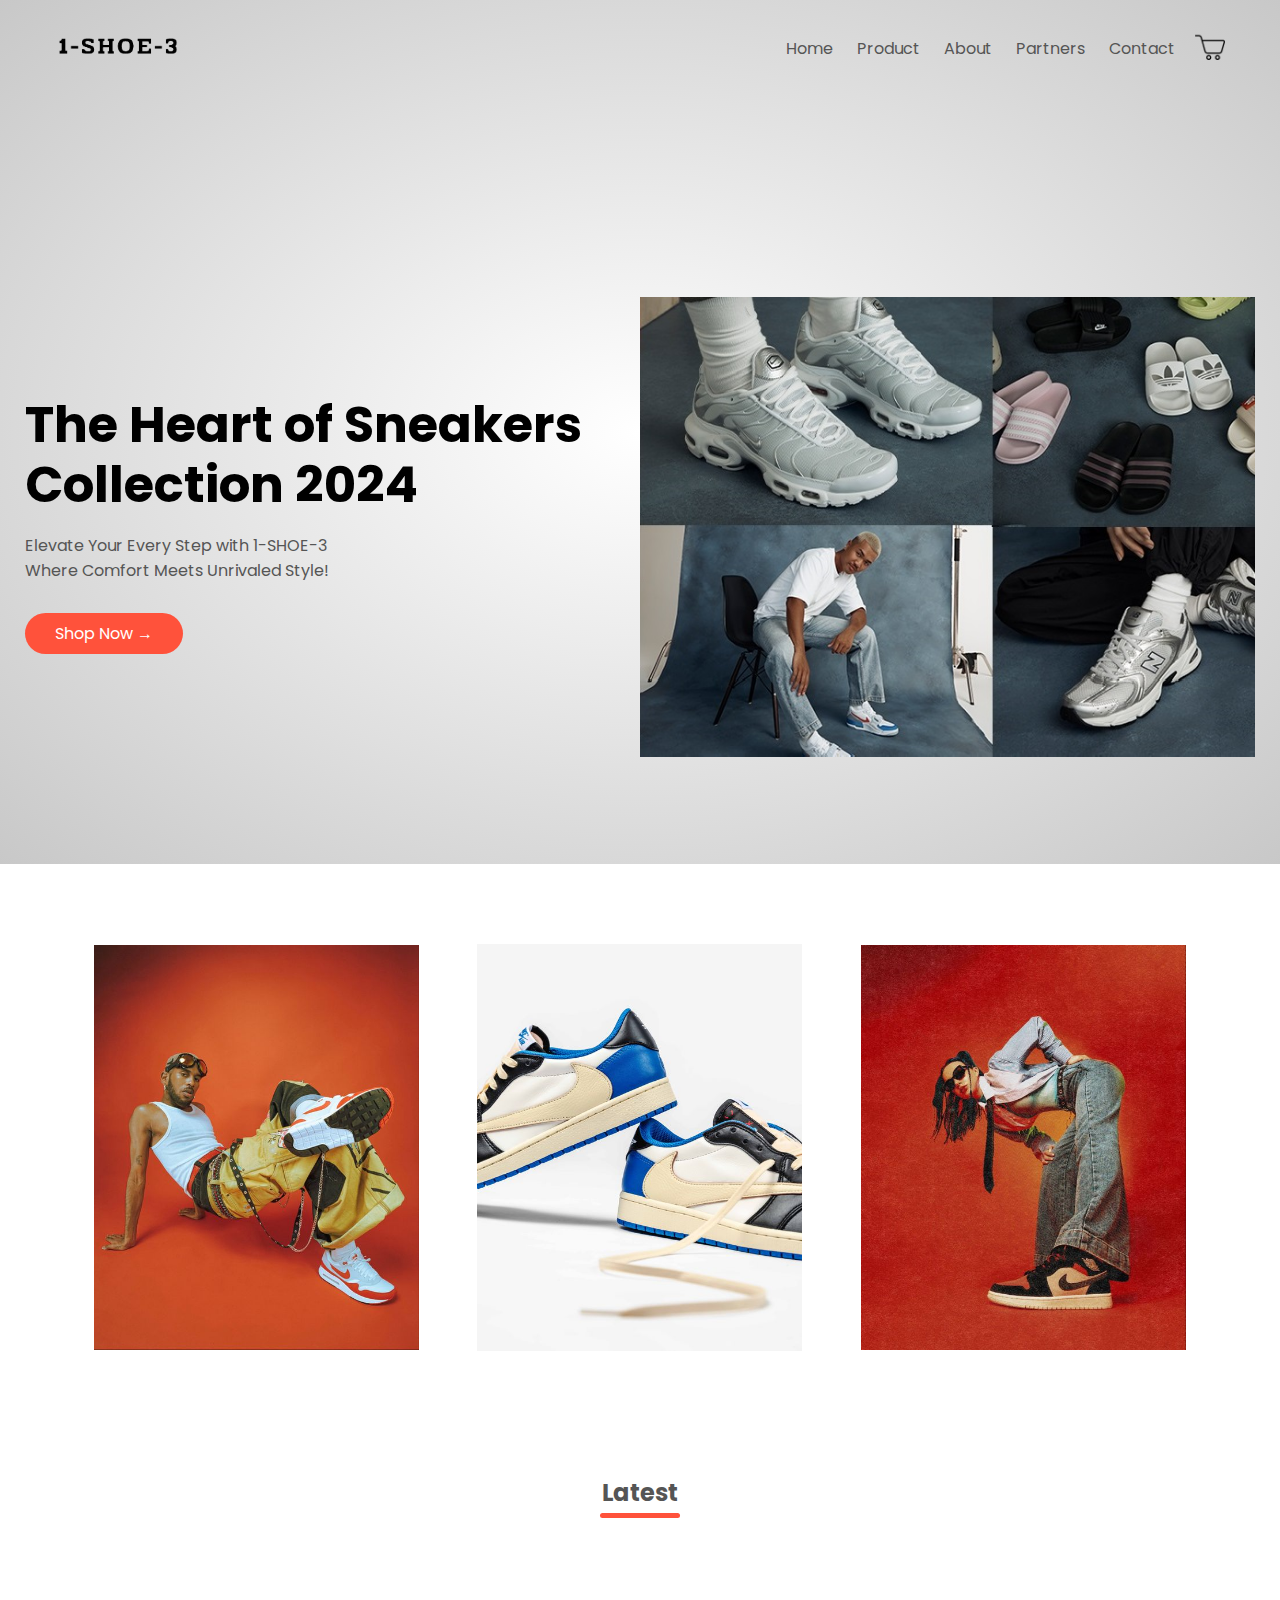
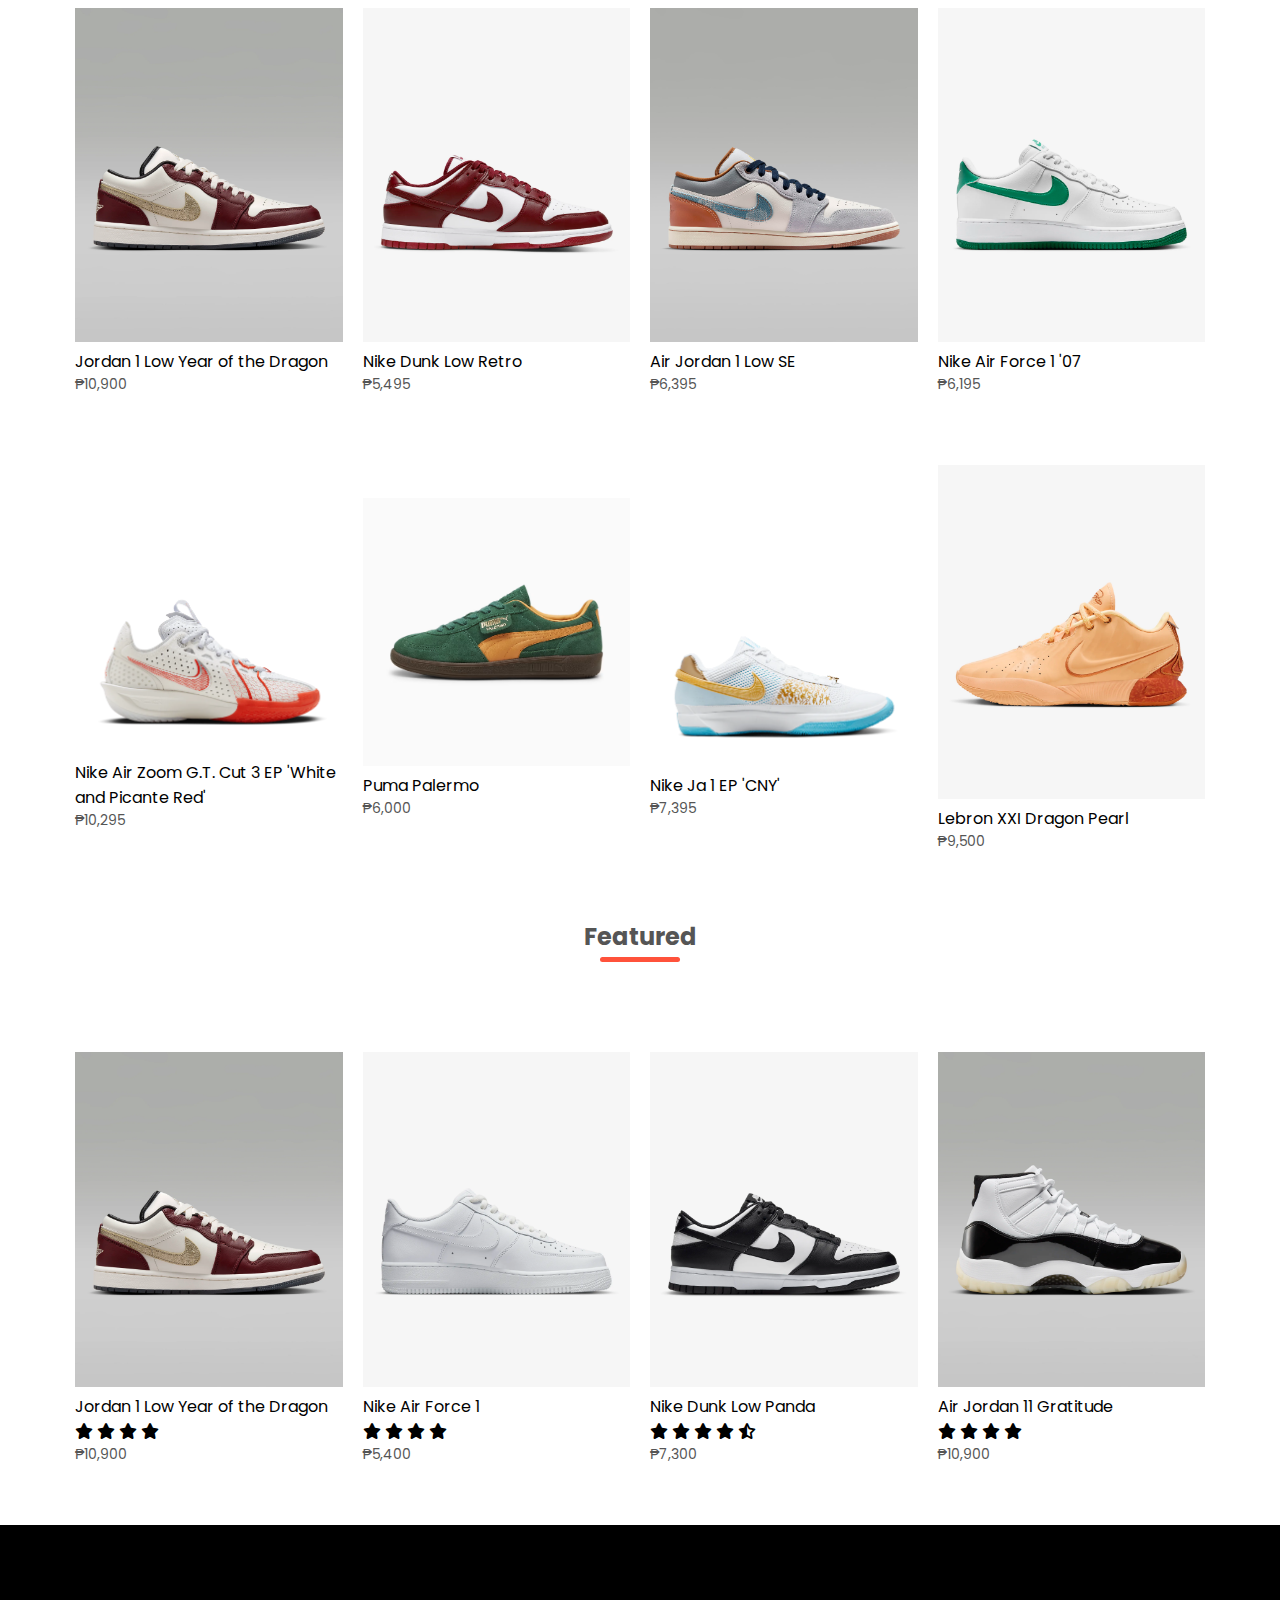
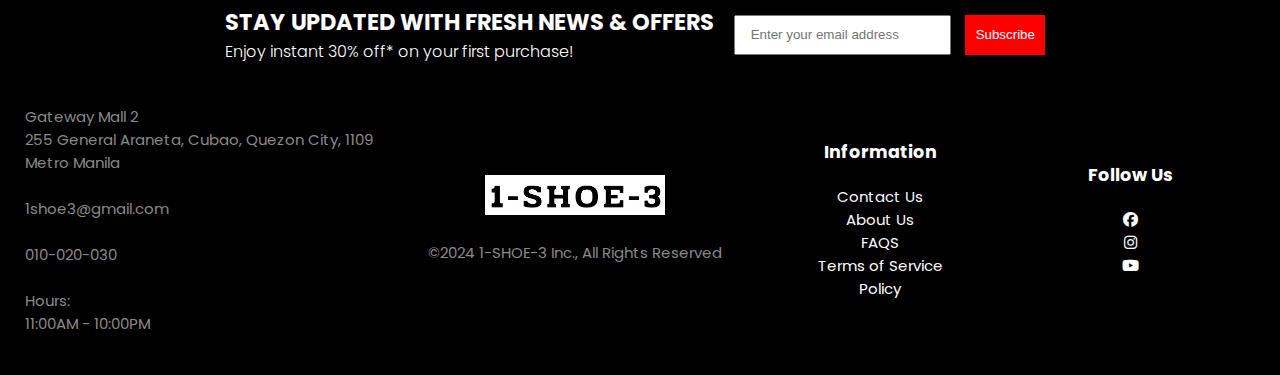
<file: index.html>
<!DOCTYPE html>
<html lang="en">
<head>
    <meta charset="UTF-8">
    <meta name="viewport" content="width=device-width, initial-scale=1.0">
    <title>1-SHOE-3</title>
    <link rel="stylesheet" href="style.css">   
    <link rel="preconnect" href="https://fonts.googleapis.com">
<link rel="preconnect" href="https://fonts.gstatic.com" crossorigin>
<link href="https://fonts.googleapis.com/css2?family=Orbitron&family=Poppins:wght@300;400;500;600;700&display=swap" rel="stylesheet">
<link rel="stylesheet" href="https://cdnjs.cloudflare.com/ajax/libs/font-awesome/6.5.1/css/all.min.css">
</head>
<body>

<div class="header">


<div class="container">
    <div class="navbar">
        <div class="logo">
            <a href="index.html"><img src="images/shoelogo-removebg-preview (1).png" width="125px"></a>
        </div>
        <nav>
            <ul id="Menuitems" style="color: white;">
                <li><a href="index.html">Home</a></li>
                <li><a href="products.html">Product</a></li>
                <li><a href="about.html">About</a></li>
                <li><a href="partners.html">Partners</a></li>
                <li><a href="contact.html">Contact</a></li>
            </ul>
        </nav>
        <a href="cart.html"><img src="images/trolley.png" width="30px" height="30px"></a>
        <img src="images/icons8-menu-50.png" class="menu-icon" onclick="menutoggle()">
    </div> 
    <div class="row">
        <div class="col-2">
           <h1>The Heart of Sneakers<br>Collection 2024</h1>
           <p>Elevate Your Every Step with 1-SHOE-3<br>Where Comfort Meets Unrivaled Style!</p>
           <a href="products.html" class="btn">Shop Now &#8594;</a>
        </div>
        <div class="col-2">
            <img src="images/slider_1.jpg">
        </div>

    </div>
</div>
</div>
</div>

<!------ featured catogories------------->

<div class="categories">
    <div class="small-container">
    <div class="row">
        <div class="col-3">
            <img src="images/banner1s.jpg">
        </div>
        <div class="col-3">
            <img src="images/trav.jpg">
        </div>
        <div class="col-3">
            <img src="images/banner2.jpg">
        </div>
    </div>
</div>
</div>

<!------ featured product------------->

<div class="small-container">

    <h2 class="title">Latest</h2>
    <div class="row">
        <div class="col-4">
            <img src="images/air-jordan-1-low-se-chinese-new-year-shoes-rrFtkX.png">
            <h4>Jordan 1 Low Year of the Dragon</h4>
            <div class="rating">
            </div>
            <p>₱10,900</p>
        </div>
        <div class="col-4">
            <img src="images/dunk-low-retro-shoe-66RGqF (1).png">
            <h4>Nike Dunk Low Retro</h4>
            <div class="rating">
            </div>
            <p>₱5,495</p>
        </div>
        <div class="col-4">
            <img src="images/air-jordan-1-low-se-shoes-ZbxSRp (1).jpg">
            <h4>Air Jordan 1 Low SE</h4>
            <div class="rating">
            </div>
            <p>₱6,395</p>
        </div>
        <div class="col-4">
            <img src="images/air-force-1-07-shoes-0XGfD7 (1).png">
            <h4>Nike Air Force 1 '07</h4>
            <div class="rating">
            </div>
            <p>₱6,195</p>
        </div>
        <div class="col-4">
            <img src="images/gtcut3.webp">
            <h4>Nike Air Zoom G.T. Cut 3 EP 'White and Picante Red'</h4>
            <div class="rating">
            </div>
            <p>₱10,295</p>
        </div>
        <div class="col-4">
            <img src="images/Palermo.avif">
            <h4>Puma Palermo</h4>
            <div class="rating">
            </div>
            <p>₱6,000</p>
        </div>
        <div class="col-4">
            <img src="images/FV1291-100-C_1082x.webp">
            <h4>Nike Ja 1 EP 'CNY'</h4>
            <div class="rating">
            </div>
            <p>₱7,395</p>
        </div>
        <div class="col-4">
            <img src="images/lebron-xxi-dragon-pearl-ep-basketball-shoes-4tVgfH.png">
            <h4>Lebron XXI Dragon Pearl</h4>
            <div class="rating">
            </div>
            <p>₱9,500</p>
        </div>
    </div>



    <h2 class="title">Featured</h2>
    <div class="row">
        <div class="col-4">
            <a href="product_details.html"><img src="images/air-jordan-1-low-se-chinese-new-year-shoes-rrFtkX.png"></a>
            <h4>Jordan 1 Low Year of the Dragon</h4>
            <div class="rating">
                <i class="fa fa-star"></i>
                <i class="fa fa-star"></i>
                <i class="fa fa-star"></i>
                <i class="fa fa-star"></i>
                <i class="fa fa-star-half-o"></i>
            </div>
            <p>₱10,900</p>
        </div>
        <div class="col-4">
            <a href="product_details.html"><img src="images/air-force-1-07-shoes-WrLlWX (1).png"></a>
            <h4>Nike Air Force 1</h4>
            <div class="rating">
                <i class="fa fa-star"></i>
                <i class="fa fa-star"></i>
                <i class="fa fa-star"></i>
                <i class="fa fa-star"></i>
                <i class="fa fa-star-half-o"></i>
            </div>
            <p>₱5,400</p>
        </div>
        <div class="col-4">
            <a href="product_details.html"><img src="images/dunk-low-shoes-r8QXCd (1).png"></a>
            <h4>Nike Dunk Low Panda</h4>
            <div class="rating">
                <i class="fa fa-star"></i>
                <i class="fa fa-star"></i>
                <i class="fa fa-star"></i>
                <i class="fa fa-star"></i>
                <i class="fa fa-star-half-stroke"></i>
            </div>
            <p>₱7,300</p>
        </div>
        <div class="col-4">
            <a href="product_details.html"><img src="images/air-jordan-11-gratitude-shoes-gMjfzz (1).png"></a>
            <h4>Air Jordan 11 Gratitude</h4>
            <div class="rating">
                <i class="fa fa-star"></i>
                <i class="fa fa-star"></i>
                <i class="fa fa-star"></i>
                <i class="fa fa-star"></i>
                <i class="fa fa-star-half-o"></i>
            </div>
            <p>₱10,900</p>
        </div>
    </div>
</div>



<!------ footer------------->


<div class="footer">
    <div class="container">
        <div class="newsletter">
            <h2>
             <span>STAY UPDATED WITH FRESH NEWS & OFFERS</span>
             <span>Enjoy instant 30% off* on your first purchase!</span>
            </h2>
        <form action="?">
            <input type="email" placeholder="Enter your email address">
            <button type="submit">Subscribe</button>
        </form>    
       </div>

        <div class="row">
            <div class="footer-col-1">
                <p>Gateway Mall 2 <br>255 General Araneta, Cubao, Quezon City, 1109 Metro Manila</p><br>
                <p>1shoe3@gmail.com</p><br>
                <p>010-020-030</p><br>
                <p>Hours: <br> 11:00AM - 10:00PM</p>
            </div>
            <div class="footer-col-2">
                <img src="images/shoelogo.png">
                <p>©2024 1-SHOE-3 Inc., All Rights Reserved</p>
            </div>
            <div class="footer-col-3">
                <h3>Information</h3>
                <ul>
                    <a href="contact.html"><li>Contact Us</li></a>
                    <a href="about.html"><li>About Us </li></a>
                    <li>FAQS</li>
                    <li>Terms of Service</li>
                    <li>Policy</li>
                </ul>
            </div>
            <div class="footer-col-4">
                <h3>Follow Us</h3>
                <ul>
                    <li><i class="fa-brands fa-facebook"></i></li>
                    <li><i class="fa-brands fa-instagram"></i></li>
                    <li><i class="fa-brands fa-youtube"></i></li>
                </ul>
        </div>
    </div>
</div>


<!------ js toggle------------->

  <script>
    var Menuitems = document.getElementById("Menuitems");

    Menuitems.style.maxHeight = "0px";

    function menutoggle(){
        if(Menuitems.style.maxHeight == "0px")
        {
            Menuitems.style.maxHeight = "200px";
        }
        else
        {
            Menuitems.style.maxHeight = "0px";
        }
    }
         
  </script>
    
</body>
</html>
</file>
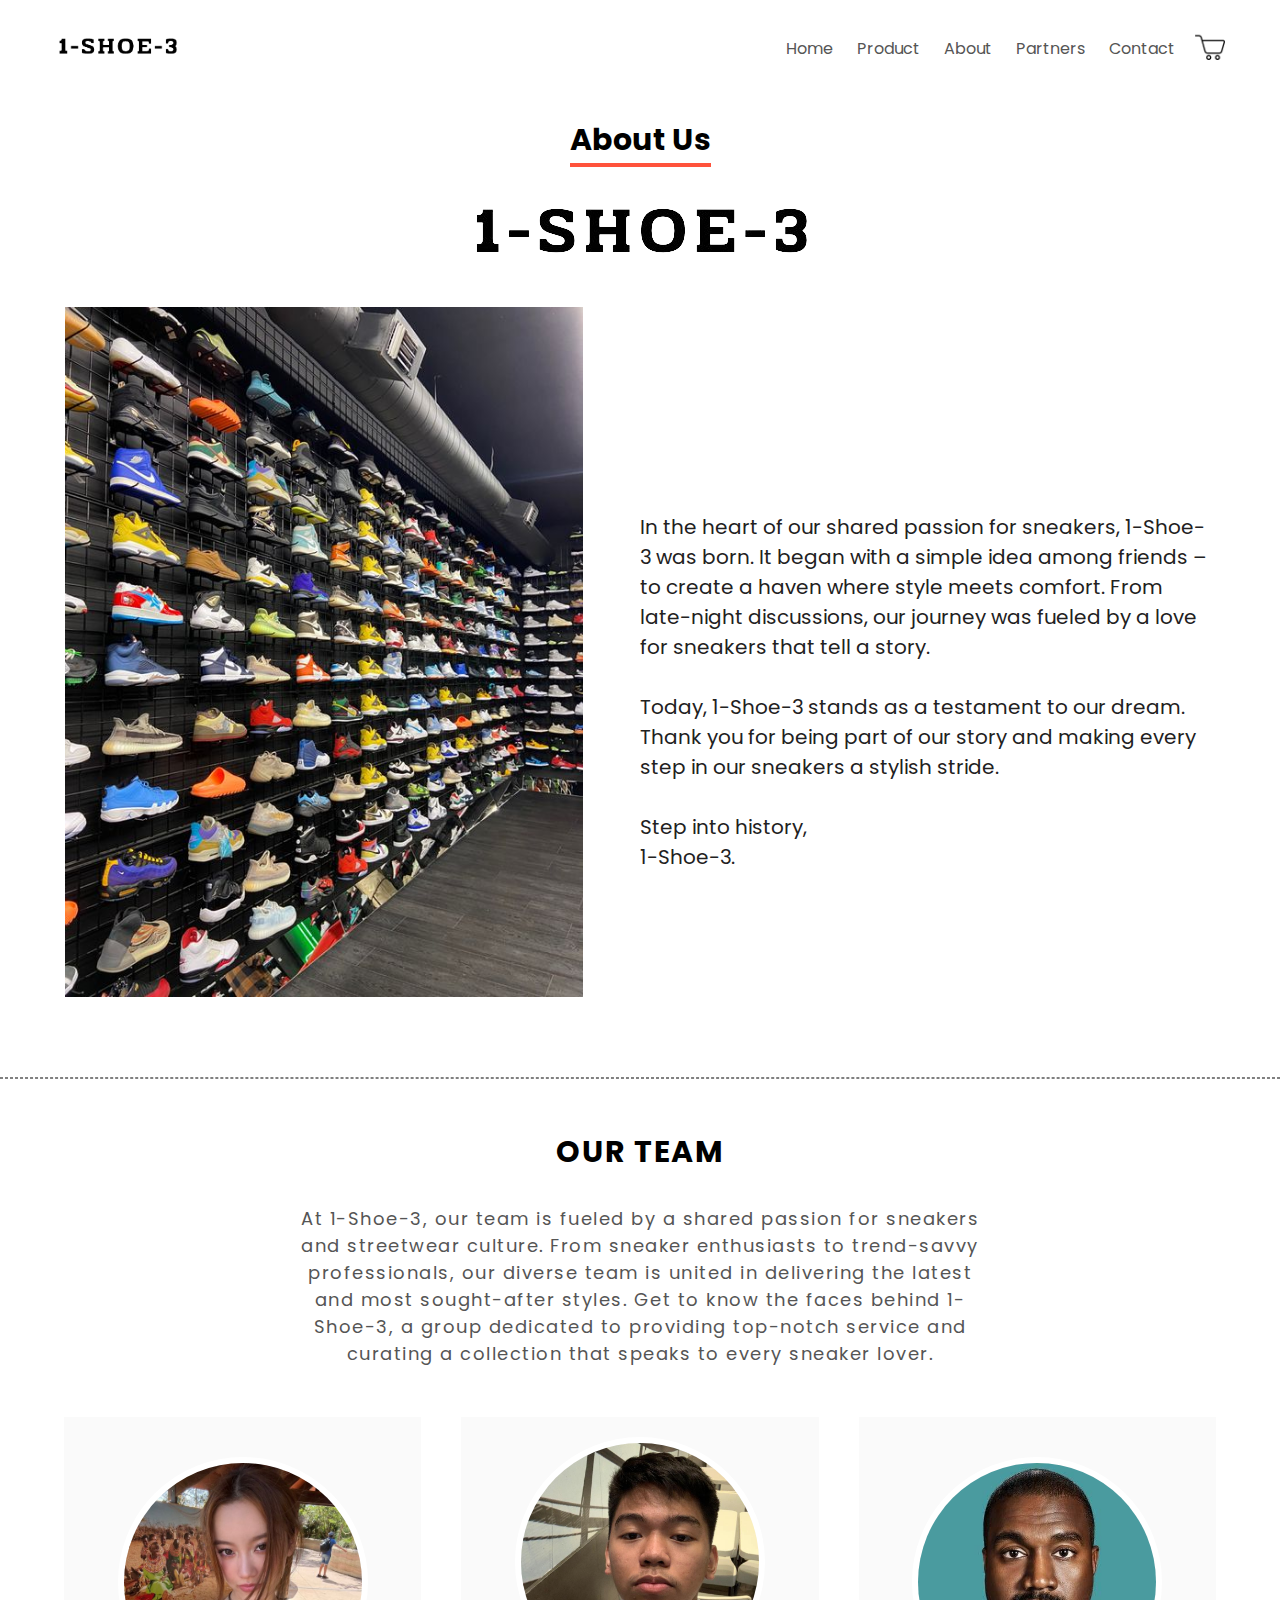
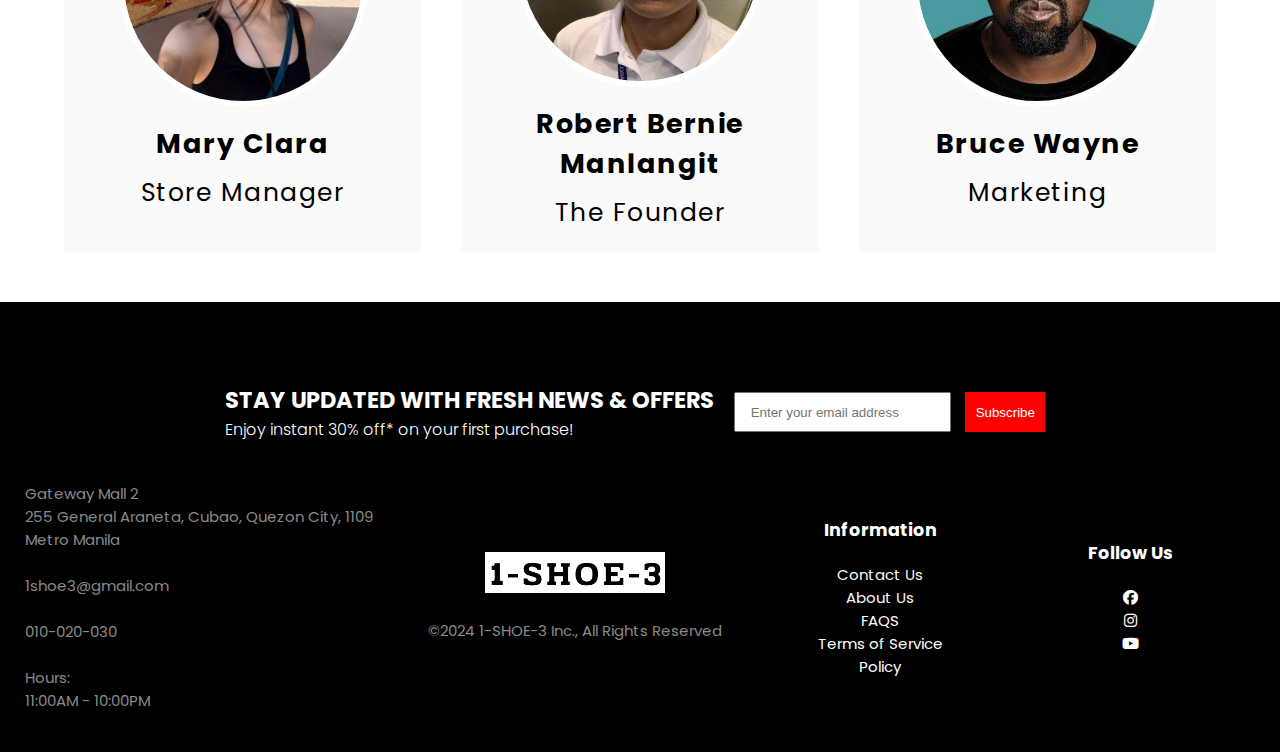
<file: about.html>
<!DOCTYPE html>
<html lang="en">
<head>
    <meta charset="UTF-8">
    <meta name="viewport" content="width=device-width, initial-scale=1.0">
    <title>About Us</title>
    <link rel="stylesheet" href="style.css">
    <link rel="preconnect" href="https://fonts.googleapis.com">
<link rel="preconnect" href="https://fonts.gstatic.com" crossorigin>
<link href="https://fonts.googleapis.com/css2?family=Orbitron&family=Poppins:wght@300;400;500;600;700&display=swap" rel="stylesheet">
<link rel="stylesheet" href="https://cdnjs.cloudflare.com/ajax/libs/font-awesome/6.5.1/css/all.min.css">
</head>
<body>

<div class="container">
    <div class="navbar">
        <div class="logo">
            <a href="index.html"><img src="images/shoelogo-removebg-preview (1).png" width="125px"></a>
        </div>
        <nav>
            <ul id="Menuitems">
                <li><a href="index.html">Home</a></li>
                <li><a href="products.html">Product</a></li>
                <li><a href="about.html">About</a></li>
                <li><a href="partners.html">Partners</a></li>
                <li><a href="contact.html">Contact</a></li>
            </ul>
        </nav>
        <a href="cart.html"><img src="images/trolley.png" width="30px" height="30px"></a>
        <img src="images/icons8-menu-50.png" class="menu-icon" onclick="menutoggle()">
    </div> 
 
</div>
</div>


<div class="small-container">
    <div class="heading">     
     <h1>About Us</h1>
     <img src="images/shoelogo-removebg-preview (1).png">
    </div>
    <div class="about-container">
       <section class="about">
        <div class="about-image">
            <img src="images/storeshoe2.jpg">
        </div>
        <div class="about-content">
          <p>In the heart of our shared passion for sneakers, 1-Shoe-3 was born. It began with a simple idea among friends – to create a haven where style meets comfort. From late-night discussions, our journey was fueled by a love for sneakers that tell a story.<br><br>
            Today, 1-Shoe-3 stands as a testament to our dream. Thank you for being part of our story and making every step in our sneakers a stylish stride.
            <br><br>
            Step into history,<br>
            1-Shoe-3.
        </p>
        </div>
       </section>
    </div>
 
</div>    
<hr style="border: 1px dashed;">

      <div class="team-section">
        <div class="team-container">
            <div class="team-row">
                <div class="team-title">
                    <h1>Our Team</h1>
                    <p>At 1-Shoe-3, our team is fueled by a shared passion for sneakers and streetwear culture. From sneaker enthusiasts to trend-savvy professionals, our diverse team is united in delivering the latest and most sought-after styles. Get to know the faces behind 1-Shoe-3, a group dedicated to providing top-notch service and curating a collection that speaks to every sneaker lover.</p>
                </div>
            </div>
            <div class="team-card">
                <div class="card">
                    <div class="image-section">
                        <img src="images/chisaa.jpg">
                    </div>
                    <div class="content">
                        <h3>Mary Clara</h3>
                        <h4>Store Manager</h4>
                    </div>
                </div>
                <div class="card">
                    <div class="image-section">
                        <img src="images/man1.jpg">
                    </div>
                    <div class="content">
                        <h3>Robert Bernie Manlangit</h3>
                        <h4>The Founder</h4>
                    </div>
                </div>
                <div class="card">
                    <div class="image-section">
                        <img src="images/kanye.jpg">
                    </div>
                    <div class="content">
                        <h3>Bruce Wayne</h3>
                        <h4>Marketing</h4>
                    </div>
                </div>
            </div>
        </div>
      </div>
    




<!------ footer------------->


<div class="footer">
    <div class="container">
        <div class="newsletter">
            <h2>
             <span>STAY UPDATED WITH FRESH NEWS & OFFERS</span>
             <span>Enjoy instant 30% off* on your first purchase!</span>
            </h2>
        <form action="?">
            <input type="email" placeholder="Enter your email address">
            <button type="submit">Subscribe</button>
        </form>    
       </div>
       
        <div class="row">
            <div class="footer-col-1">
                <p>Gateway Mall 2 <br>255 General Araneta, Cubao, Quezon City, 1109 Metro Manila</p><br>
                <p>1shoe3@gmail.com</p><br>
                <p>010-020-030</p><br>
                <p>Hours: <br> 11:00AM - 10:00PM</p>
            </div>
            <div class="footer-col-2">
                <img src="images/shoelogo.png">
                <p>©2024 1-SHOE-3 Inc., All Rights Reserved</p>
            </div>
            <div class="footer-col-3">
                <h3>Information</h3>
                <ul>
                    <a href="contact.html"><li>Contact Us</li></a>
                    <a href="about.html"><li>About Us </li></a>
                    <li>FAQS</li>
                    <li>Terms of Service</li>
                    <li>Policy</li>
                </ul>
            </div>
            <div class="footer-col-4">
                <h3>Follow Us</h3>
                <ul>
                    <li><i class="fa-brands fa-facebook"></i></li>
                    <li><i class="fa-brands fa-instagram"></i></li>
                    <li><i class="fa-brands fa-youtube"></i></li>
                </ul>
        </div>
    </div>
</div>


<!------ js toggle------------->

  <script>
    var Menuitems = document.getElementById("Menuitems");

    Menuitems.style.maxHeight = "0px";

    function menutoggle(){
        if(Menuitems.style.maxHeight == "0px")
        {
            Menuitems.style.maxHeight = "200px";
        }
        else
        {
            Menuitems.style.maxHeight = "0px";
        }
    }    
  </script>
    
</body>
</html>
</file>
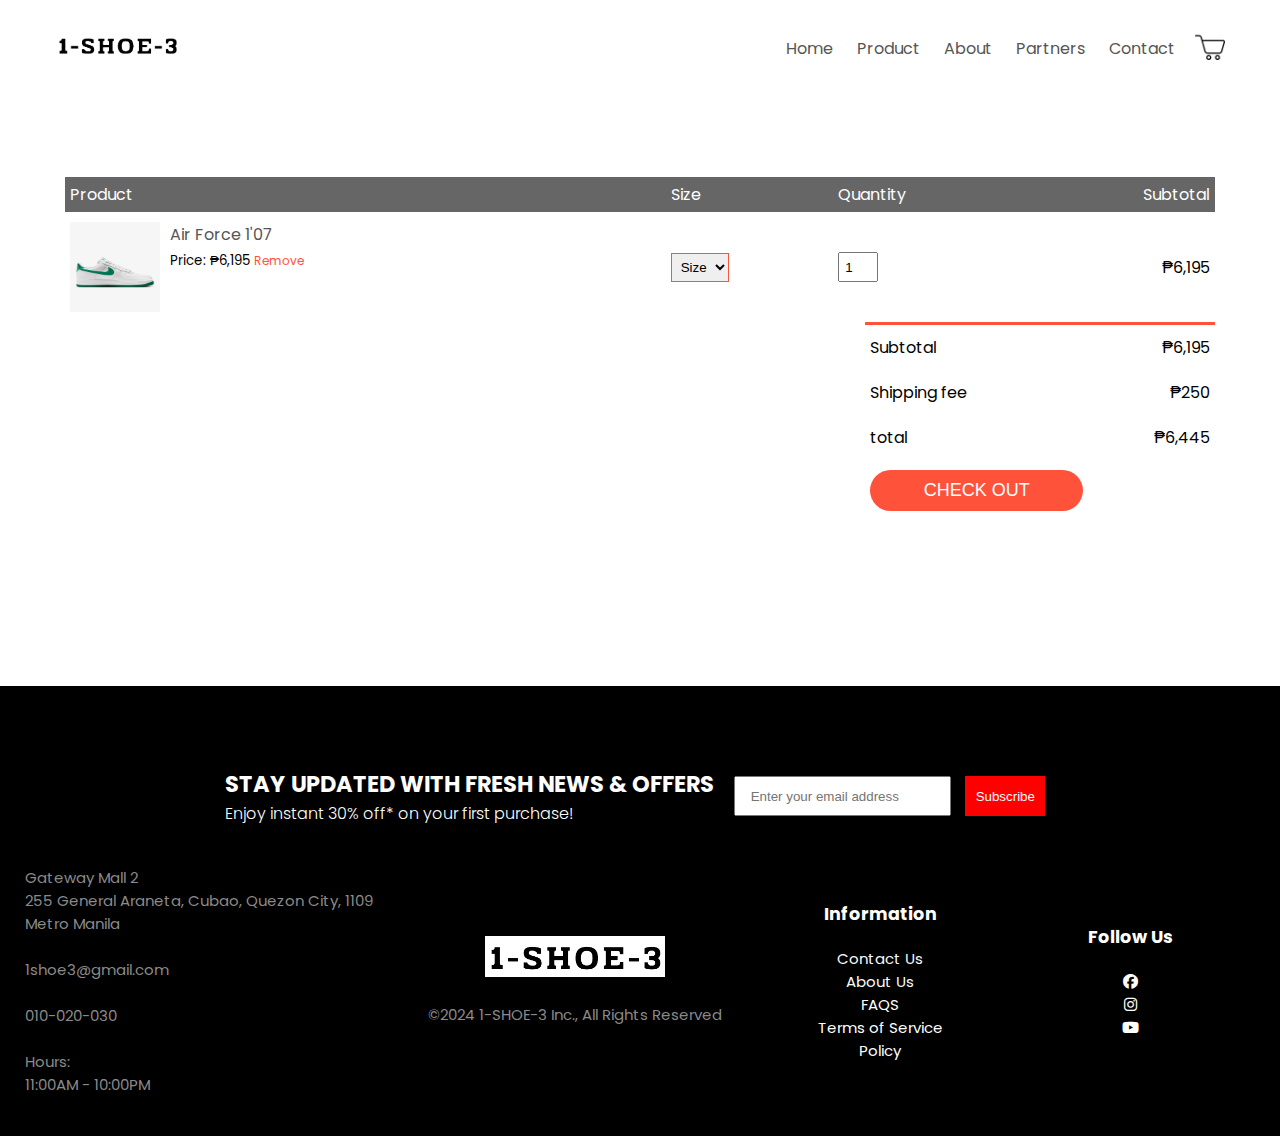
<file: cart.html>
<!DOCTYPE html>
<html lang="en">
<head>
    <meta charset="UTF-8">
    <meta name="viewport" content="width=device-width, initial-scale=1.0">
    <title>About Us</title>
    <link rel="stylesheet" href="style.css">
    <link rel="preconnect" href="https://fonts.googleapis.com">
<link rel="preconnect" href="https://fonts.gstatic.com" crossorigin>
<link href="https://fonts.googleapis.com/css2?family=Orbitron&family=Poppins:wght@300;400;500;600;700&display=swap" rel="stylesheet">
<link rel="stylesheet" href="https://cdnjs.cloudflare.com/ajax/libs/font-awesome/6.5.1/css/all.min.css">
</head>
<body>

<div class="container">
    <div class="navbar">
        <div class="logo">
            <a href="index.html"><img src="images/shoelogo-removebg-preview (1).png" width="125px"></a>
        </div>
        <nav>
            <ul id="Menuitems">
                <li><a href="index.html">Home</a></li>
                <li><a href="products.html">Product</a></li>
                <li><a href="about.html">About</a></li>
                <li><a href="partners.html">Partners</a></li>
                <li><a href="contact.html">Contact</a></li>
            </ul>
        </nav>
        <a href="cart.html"><img src="images/trolley.png" width="30px" height="30px"></a>
        <img src="images/icons8-menu-50.png" class="menu-icon" onclick="menutoggle()">
    </div> 
</div>

<!------ cart item------------->

<div class="small-container cart-page">
    
    <table>
        <tr>
            <th>Product</th>
            <th>Size</th>
            <th>Quantity</th>
            <th>Subtotal</th>
        </tr>
        <tr>
            <td>
                <div class="cart-info">
                    <img src="images/air-force-1-07-shoes-0XGfD7 (1).png">
                    <div>
                        <p>Air Force 1'07</p>
                        <small>Price: ₱6,195</small>
                        <a href="">Remove</a>
                    </div>
                </div>


            </td>
            <td><select>
                <option>Size</option>
                <option>6</option>
                <option>6.5</option>
                <option>7</option>
                <option>7.5</option>
                <option>8</option>
                <option>8.5</option>
                <option>9</option>
                <option>9.5</option>
                <option>10</option>
                <option>11</option>
            </select></td>
            <td><input type="number" value="1"></td>     
            <td>₱6,195</td>
        </tr>
    </table>

    <div class="total-price">
        <table>
            <tr>
                <td>Subtotal</td>
                <td>₱6,195</td>
            </tr>
            <tr>
                <td>Shipping fee</td>
                <td>₱250</td>
            </tr>
            <tr>
                <td>total</td>
                <td>₱6,445</td>
            </tr>
            <tr>
                <td><button type="Submit" class="co-btn">Check Out</td>
            </tr>
        </table>
    </div>













</div>   


<!------ footer------------->


<div class="footer">
    <div class="container">
        <div class="newsletter">
            <h2>
             <span>STAY UPDATED WITH FRESH NEWS & OFFERS</span>
             <span>Enjoy instant 30% off* on your first purchase!</span>
            </h2>
        <form action="?">
            <input type="email" placeholder="Enter your email address">
            <button type="submit">Subscribe</button>
        </form>    
       </div>

        <div class="row">
            <div class="footer-col-1">
                <p>Gateway Mall 2 <br>255 General Araneta, Cubao, Quezon City, 1109 Metro Manila</p><br>
                <p>1shoe3@gmail.com</p><br>
                <p>010-020-030</p><br>
                <p>Hours: <br> 11:00AM - 10:00PM</p>
            </div>
            <div class="footer-col-2">
                <img src="images/shoelogo.png">
                <p>©2024 1-SHOE-3 Inc., All Rights Reserved</p>
            </div>
            <div class="footer-col-3">
                <h3>Information</h3>
                <ul>
                    <a href="contact.html"><li>Contact Us</li></a>
                    <a href="about.html"><li>About Us </li></a>
                    <li>FAQS</li>
                    <li>Terms of Service</li>
                    <li>Policy</li>
                </ul>
            </div>
            <div class="footer-col-4">
                <h3>Follow Us</h3>
                <ul>
                    <li><i class="fa-brands fa-facebook"></i></li>
                    <li><i class="fa-brands fa-instagram"></i></li>
                    <li><i class="fa-brands fa-youtube"></i></li>
                </ul>
        </div>
    </div>
</div>


<!------ js toggle------------->

  <script>
    var Menuitems = document.getElementById("Menuitems");

    Menuitems.style.maxHeight = "0px";

    function menutoggle(){
        if(Menuitems.style.maxHeight == "0px")
        {
            Menuitems.style.maxHeight = "200px";
        }
        else
        {
            Menuitems.style.maxHeight = "0px";
        }
    }    
  </script>
    
</body>
</html>
</file>
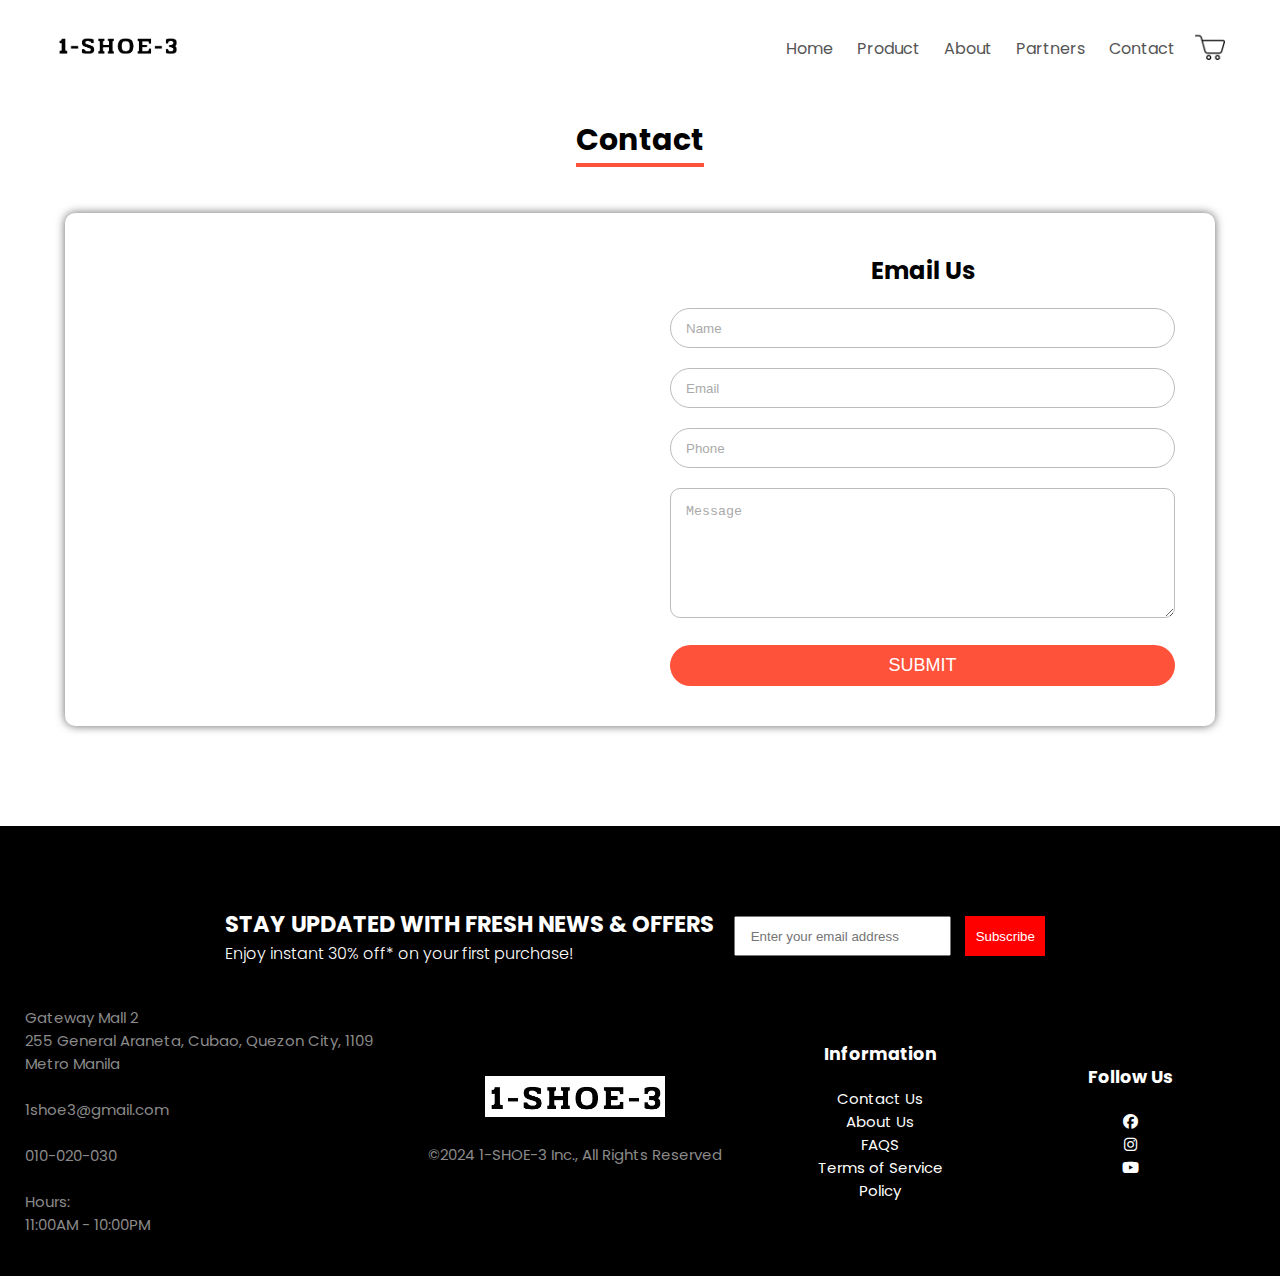
<file: contact.html>
<!DOCTYPE html>
<html lang="en">
<head>
    <meta charset="UTF-8">
    <meta name="viewport" content="width=device-width, initial-scale=1.0">
    <title>Contact</title>
    <link rel="stylesheet" href="style.css">
    <link rel="preconnect" href="https://fonts.googleapis.com">
<link rel="preconnect" href="https://fonts.gstatic.com" crossorigin>
<link href="https://fonts.googleapis.com/css2?family=Orbitron&family=Poppins:wght@300;400;500;600;700&display=swap" rel="stylesheet">
<link rel="stylesheet" href="https://cdnjs.cloudflare.com/ajax/libs/font-awesome/6.5.1/css/all.min.css">
</head>
<body>

<div class="container">
    <div class="navbar">
        <div class="logo">
            <a href="index.html"><img src="images/shoelogo-removebg-preview (1).png" width="125px"></a>
        </div>
        <nav>
            <ul id="Menuitems">
                <li><a href="index.html">Home</a></li>
                <li><a href="products.html">Product</a></li>
                <li><a href="about.html">About</a></li>
                <li><a href="partners.html">Partners</a></li>
                <li><a href="contact.html">Contact</a></li>
            </ul>
        </nav>
        <a href="cart.html"><img src="images/trolley.png" width="30px" height="30px"></a>
        <img src="images/icons8-menu-50.png" class="menu-icon" onclick="menutoggle()">
    </div> 
 
</div>
</div>


<div class="small-container">
    <div class="contact-heading">
        <h1>Contact</h1>
    </div>
   <div class="contact-in">
    <div class="contact-map">
        <iframe src="https://www.google.com/maps/embed?pb=!1m18!1m12!1m3!1d3860.63044236293!2d121.05036207590454!3d14.620116076596936!2m3!1f0!2f0!3f0!3m2!1i1024!2i768!4f13.1!3m3!1m2!1s0x3397b7e42022fd4d%3A0x9e46dd397a3fe5ce!2sGateway%20Mall%20II!5e0!3m2!1sen!2sph!4v1705246302429!5m2!1sen!2sph" width="100%" height="auto" style="border:0;" allowfullscreen="" loading="lazy" referrerpolicy="no-referrer-when-downgrade"></iframe>
    </div>
    <div class="contact-form">
        <h2>Email Us</h2>
        <form>
            <input type="text" placeholder="Name" class="contact-form-txt">
            <input type="text" placeholder="Email" class="contact-form-txt">
            <input type="text" placeholder="Phone" class="contact-form-txt">
            <textarea placeholder="Message" class="contact-form-textarea"></textarea>
            <input type="submit" placeholder="Submit" class="contact-form-btn">
        </form>

    </div>
   </div>
</div>    




<!------ footer------------->


<div class="footer">
    <div class="container">
        <div class="newsletter">
            <h2>
             <span>STAY UPDATED WITH FRESH NEWS & OFFERS</span>
             <span>Enjoy instant 30% off* on your first purchase!</span>
            </h2>
        <form action="?">
            <input type="email" placeholder="Enter your email address">
            <button type="submit">Subscribe</button>
        </form>    
       </div>

        <div class="row">
            <div class="footer-col-1">
                <p>Gateway Mall 2 <br>255 General Araneta, Cubao, Quezon City, 1109 Metro Manila</p><br>
                <p>1shoe3@gmail.com</p><br>
                <p>010-020-030</p><br>
                <p>Hours: <br> 11:00AM - 10:00PM</p>
            </div>
            <div class="footer-col-2">
                <img src="images/shoelogo.png">
                <p>©2024 1-SHOE-3 Inc., All Rights Reserved</p>
            </div>
            <div class="footer-col-3">
                <h3>Information</h3>
                <ul>
                    <a href="contact.html"><li>Contact Us</li></a>
                    <a href="about.html"><li>About Us </li></a>
                    <li>FAQS</li>
                    <li>Terms of Service</li>
                    <li>Policy</li>
                </ul>
            </div>
            <div class="footer-col-4">
                <h3>Follow Us</h3>
                <ul>
                    <li><i class="fa-brands fa-facebook"></i></li>
                    <li><i class="fa-brands fa-instagram"></i></li>
                    <li><i class="fa-brands fa-youtube"></i></li>
                </ul>
        </div>
    </div>
</div>


<!------ js toggle------------->

  <script>
    var Menuitems = document.getElementById("Menuitems");

    Menuitems.style.maxHeight = "0px";

    function menutoggle(){
        if(Menuitems.style.maxHeight == "0px")
        {
            Menuitems.style.maxHeight = "200px";
        }
        else
        {
            Menuitems.style.maxHeight = "0px";
        }
    }
         
  </script>
    
</body>
</html>
</file>
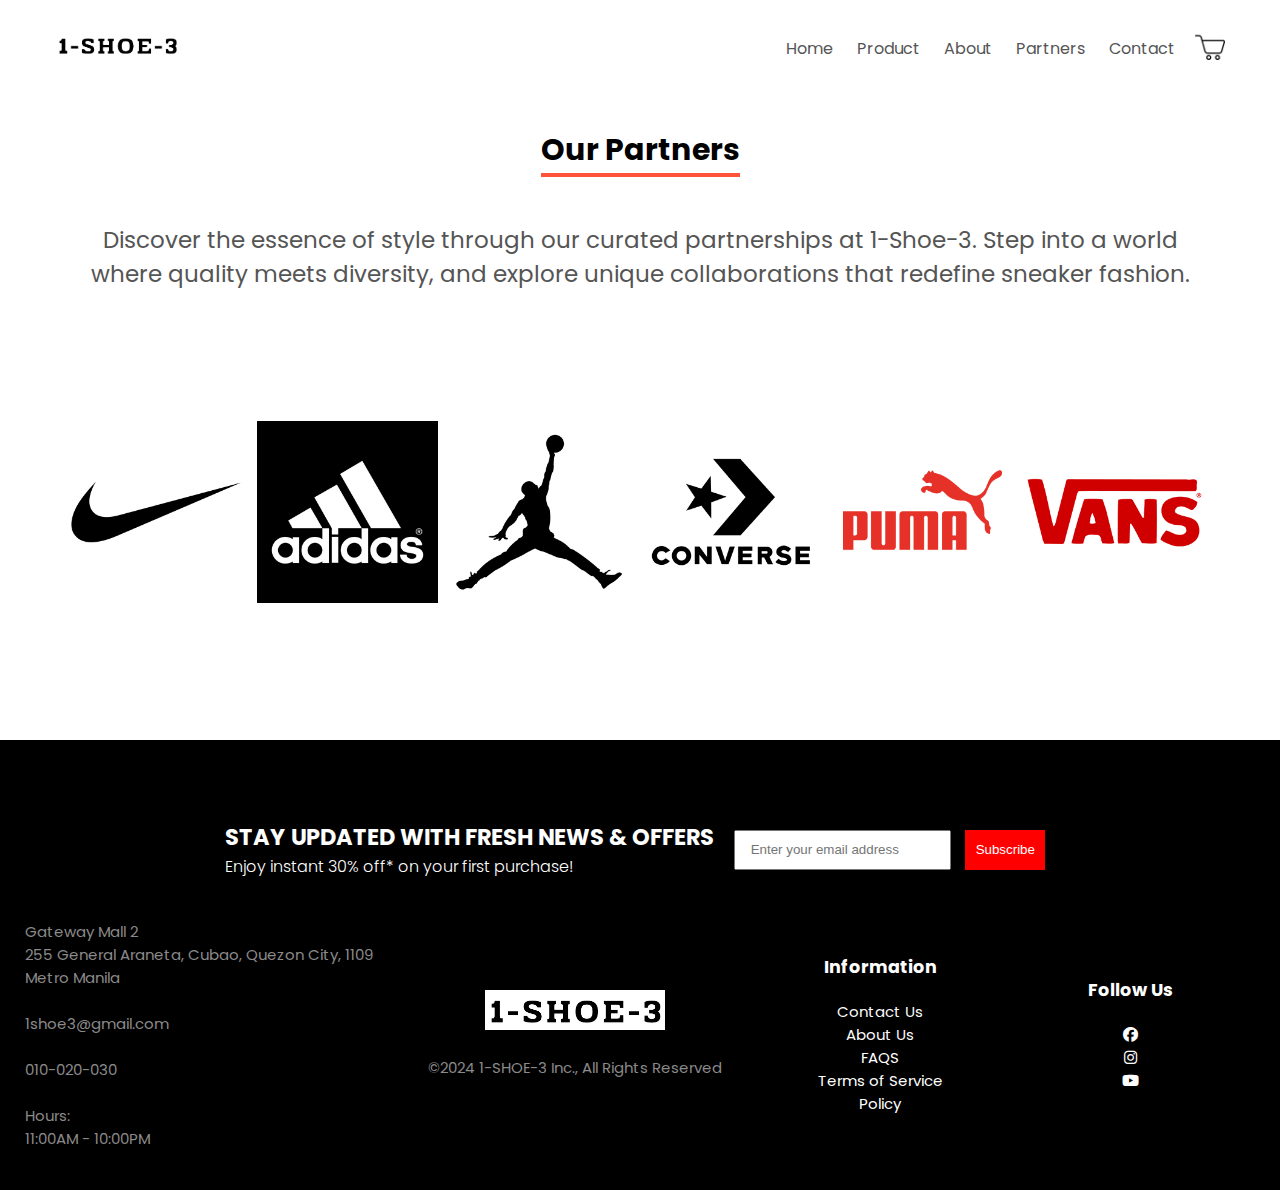
<file: partners.html>
<!DOCTYPE html>
<html lang="en">
<head>
    <meta charset="UTF-8">
    <meta name="viewport" content="width=device-width, initial-scale=1.0">
    <title>About Us</title>
    <link rel="stylesheet" href="style.css">
    <link rel="preconnect" href="https://fonts.googleapis.com">
<link rel="preconnect" href="https://fonts.gstatic.com" crossorigin>
<link href="https://fonts.googleapis.com/css2?family=Orbitron&family=Poppins:wght@300;400;500;600;700&display=swap" rel="stylesheet">
<link rel="stylesheet" href="https://cdnjs.cloudflare.com/ajax/libs/font-awesome/6.5.1/css/all.min.css">
</head>
<body>

<div class="container">
    <div class="navbar">
        <div class="logo">
            <a href="index.html"><img src="images/shoelogo-removebg-preview (1).png" width="125px"></a>
        </div>
        <nav>
            <ul id="Menuitems">
                <li><a href="index.html">Home</a></li>
                <li><a href="products.html">Product</a></li>
                <li><a href="about.html">About</a></li>
                <li><a href="partners.html">Partners</a></li>
                <li><a href="contact.html">Contact</a></li>
            </ul>
        </nav>
        <a href="cart.html"><img src="images/trolley.png" width="30px" height="30px"></a>
        <img src="images/icons8-menu-50.png" class="menu-icon" onclick="menutoggle()">
    </div> 
</div>



<div class="small-container">
    <div class="partners-heading">
    <h1>Our Partners</h1>
        <p>Discover the essence of style through our curated partnerships at 1-Shoe-3.
             Step into a world where quality meets diversity, and explore unique collaborations that redefine sneaker fashion.</p>
        
        <section class="client-in">
           <div class="partner-logo"></div> 
                <div class="slide">
                    <img src="images/Nike.png" alt="">
                </div>
                <div class="slide">
                    <img src="images/Adidas.png" alt="">
                </div>
                <div class="slide">
                    <img src="images/Jordan.png" alt="">
                </div>
                <div class="slide">
                    <img src="images/Converse.png" alt="">
                </div>
                <div class="slide">
                    <img src="images/Puma.png" alt="">
                </div>
                <div class="slide">
                    <img src="images/Vans.png" alt="">
                </div>
            </section>
        </div>
    </div>   
<!------ footer------------->


<div class="footer">
    <div class="container">
        <div class="newsletter">
            <h2>
             <span>STAY UPDATED WITH FRESH NEWS & OFFERS</span>
             <span>Enjoy instant 30% off* on your first purchase!</span>
            </h2>
        <form action="?">
            <input type="email" placeholder="Enter your email address">
            <button type="submit">Subscribe</button>
        </form>    
       </div>
   
        <div class="row">
            <div class="footer-col-1">
                <p>Gateway Mall 2 <br>255 General Araneta, Cubao, Quezon City, 1109 Metro Manila</p><br>
                <p>1shoe3@gmail.com</p><br>
                <p>010-020-030</p><br>
                <p>Hours: <br> 11:00AM - 10:00PM</p>
            </div>
            <div class="footer-col-2">
                <img src="images/shoelogo.png">
                <p>©2024 1-SHOE-3 Inc., All Rights Reserved</p>
            </div>
            <div class="footer-col-3">
                <h3>Information</h3>
                <ul>
                    <a href="contact.html"><li>Contact Us</li></a>
                    <a href="about.html"><li>About Us </li></a>
                    <li>FAQS</li>
                    <li>Terms of Service</li>
                    <li>Policy</li>
                </ul>
            </div>
            <div class="footer-col-4">
                <h3>Follow Us</h3>
                <ul>
                    <li><i class="fa-brands fa-facebook"></i></li>
                    <li><i class="fa-brands fa-instagram"></i></li>
                    <li><i class="fa-brands fa-youtube"></i></li>
                </ul>
        </div>
    </div>
</div>


<!------ js toggle------------->

  <script>
    var Menuitems = document.getElementById("Menuitems");

    Menuitems.style.maxHeight = "0px";

    function menutoggle(){
        if(Menuitems.style.maxHeight == "0px")
        {
            Menuitems.style.maxHeight = "200px";
        }
        else
        {
            Menuitems.style.maxHeight = "0px";
        }
    }    
  </script>
    
</body>
</html>
</file>
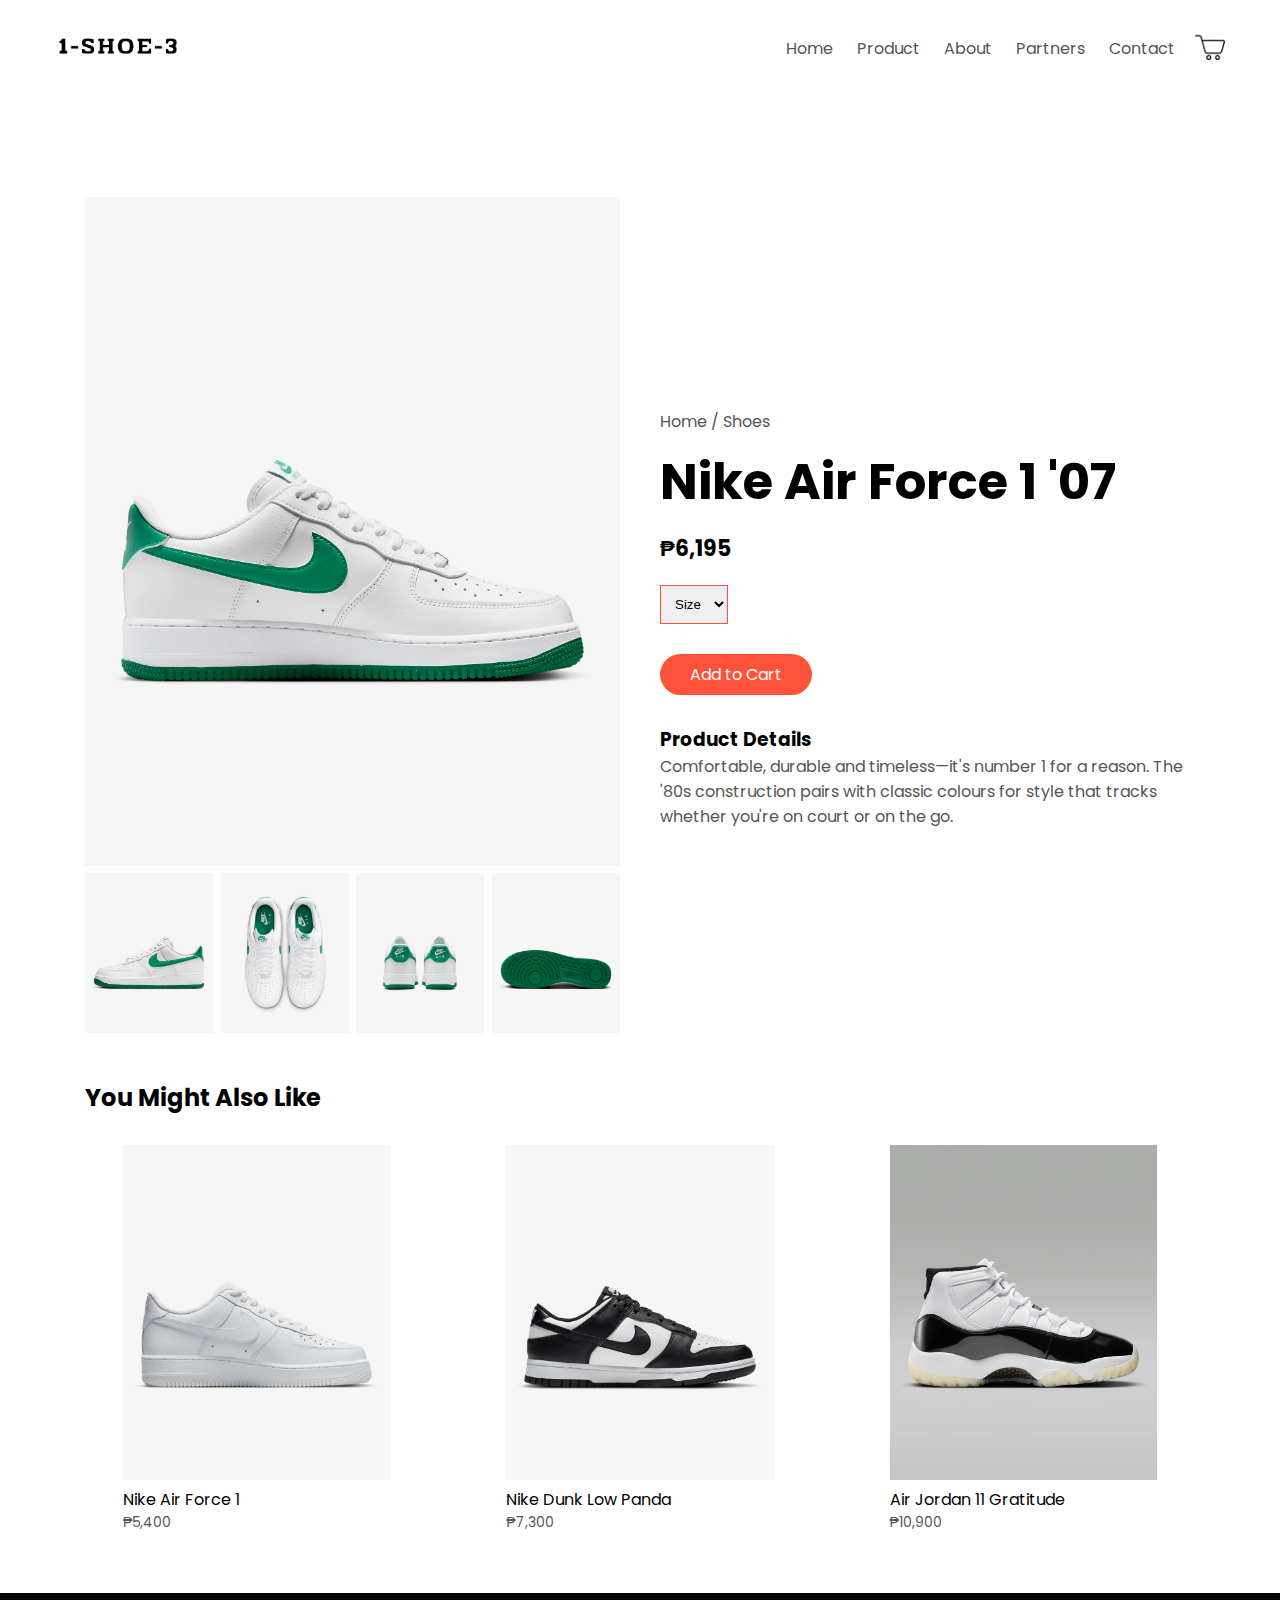
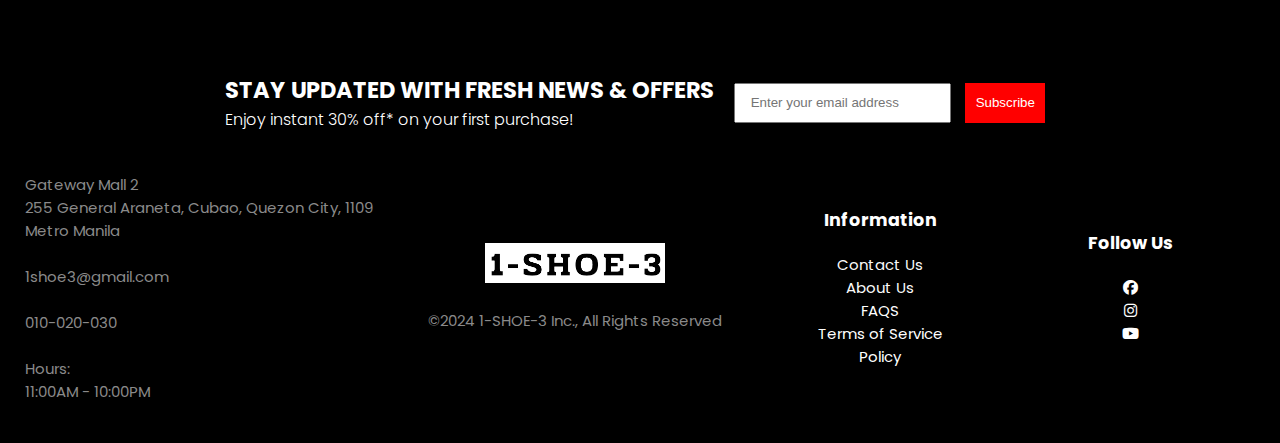
<file: product_details.html>
<!DOCTYPE html>
<html lang="en">
<head>
    <meta charset="UTF-8">
    <meta name="viewport" content="width=device-width, initial-scale=1.0">
    <title>Single product</title>
    <link rel="stylesheet" href="style.css">
    <link rel="preconnect" href="https://fonts.googleapis.com">
<link rel="preconnect" href="https://fonts.gstatic.com" crossorigin>
<link href="https://fonts.googleapis.com/css2?family=Orbitron&family=Poppins:wght@300;400;500;600;700&display=swap" rel="stylesheet">
<link rel="stylesheet" href="https://cdnjs.cloudflare.com/ajax/libs/font-awesome/6.5.1/css/all.min.css">
<body>

<div class="container">
    <div class="navbar">
        <div class="logo">
            <img src="images/shoelogo-removebg-preview (1).png" width="125px">
        </div>
        <nav>
            <ul id="Menuitems">
                <li><a href="index.html">Home</a></li>
                <li><a href="products.html">Product</a></li>
                <li><a href="about.html">About</a></li>
                <li><a href="partners.html">Partners</a></li>
                <li><a href="contact.html">Contact</a></li>
            </ul>
        </nav>
        <a href="cart.html"><img src="images/trolley.png" width="30px" height="30px"></a>
        <img src="images/icons8-menu-50.png" class="menu-icon" onclick="menutoggle()">
    </div> 
</div>
</div>


<!----------  single prodcut -------->
   <div class="small-container single-product">
    <div class="row">
        <div class="col-2">
            <img src="images/air-force-1-07-shoes-0XGfD7 (1).png" width="100%" id="productImg">
  
        <div class="small-img-row">
            <div class="small-img-col">
                <img src="images/air-force-1-07-shoes-0XGfD7.png" width="100%" class="small-img">
            </div>
            <div class="small-img-col">
                <img src="images/air-force-1-07-shoes-0XGfD7 (2).png" width="100%" class="small-img">
            </div>
            <div class="small-img-col">
                <img src="images/air-force-1-07-shoes-0XGfD7 (3).png" width="100%" class="small-img">
          </div>
          <div class="small-img-col">
            <img src="images/air-force-1-07-shoes-0XGfD7 (4).png" width="100%" class="small-img">
      </div>
        </div>




        </div>
        <div class="col-2">
            <p>Home / Shoes</p>
            <h1>Nike Air Force 1 '07</h1>
            <h4>₱6,195</h4>
            <select>
                <option>Size</option>
                <option>6</option>
                <option>6.5</option>
                <option>7</option>
                <option>7.5</option>
                <option>8</option>
                <option>8.5</option>
                <option>9</option>
                <option>9.5</option>
                <option>10</option>
                <option>11</option>
            </select>
            <a href="cart.html" class="btn">Add to Cart</a>
            <h3>Product Details</h3>
            <p>Comfortable, durable and timeless—it's number 1 for a reason. The '80s construction pairs with classic colours for style that tracks whether you're on court or on the go.</p>
        </div>
    </div>
   </div>



<!----------  title -------->
   <div class="small-container">
    <div class="row row-2">
        <h2>You Might Also Like</h2>
    </div>
   </div>







<div class="small-container">
    

    <div class="row">
        <div class="col-4">
            <img src="images/air-force-1-07-shoes-WrLlWX (1).png">
            <h4>Nike Air Force 1</h4>
            <div class="rating">
            </div>
            <p>₱5,400</p>
        </div>
        <div class="col-4">
            <img src="images/dunk-low-shoes-r8QXCd (1).png">
            <h4>Nike Dunk Low Panda</h4>
            <div class="rating">
            </div>
            <p>₱7,300</p>
        </div>
        <div class="col-4">
            <img src="images/air-jordan-11-gratitude-shoes-gMjfzz (1).png">
            <h4>Air Jordan 11 Gratitude</h4>
            <div class="rating">
            </div>
            <p>₱10,900</p>
        </div>
      
    </div>
</div>



<!------ footer------------->


<div class="footer">
    <div class="container">
        <div class="newsletter">
            <h2>
             <span>STAY UPDATED WITH FRESH NEWS & OFFERS</span>
             <span>Enjoy instant 30% off* on your first purchase!</span>
            </h2>
        <form action="?">
            <input type="email" placeholder="Enter your email address">
            <button type="submit">Subscribe</button>
        </form>    
       </div>
  
        <div class="row">
            <div class="footer-col-1">
                <p>Gateway Mall 2 <br>255 General Araneta, Cubao, Quezon City, 1109 Metro Manila</p><br>
                <p>1shoe3@gmail.com</p><br>
                <p>010-020-030</p><br>
                <p>Hours: <br> 11:00AM - 10:00PM</p>
            </div>
            <div class="footer-col-2">
                <img src="images/shoelogo.png">
                <p>©2024 1-SHOE-3 Inc., All Rights Reserved</p>
            </div>
            <div class="footer-col-3">
                <h3>Information</h3>
                <ul>
                    <a href="contact.html"><li>Contact Us</li></a>
                    <a href="about.html"><li>About Us </li></a>
                    <li>FAQS</li>
                    <li>Terms of Service</li>
                    <li>Policy</li>
                </ul>
            </div>
            <div class="footer-col-4">
                <h3>Follow Us</h3>
                <ul>
                    <li><i class="fa-brands fa-facebook"></i></li>
                    <li><i class="fa-brands fa-instagram"></i></li>
                    <li><i class="fa-brands fa-youtube"></i></li>
                </ul>
        </div>
    </div>
</div>


<!------ js toggle------------->

  <script>
    var Menuitems = document.getElementById("Menuitems");

    Menuitems.style.maxHeight = "0px";

    function menutoggle(){
        if(Menuitems.style.maxHeight == "0px")
        {
            Menuitems.style.maxHeight = "200px";
        }
        else
        {
            Menuitems.style.maxHeight = "0px";
        }
    }
         
  </script>


  
<!------ js for prodcut gallery------------->

   <script>
    var productImg = document.getElementById("productImg");
    var SmallImg = document.getElementsByClassName("small-img");

    SmallImg[0].onclick = function()
    {
        productImg.src = SmallImg[0].src;
    }
    SmallImg[1].onclick = function()
    {
        productImg.src = SmallImg[1].src;
    }
    SmallImg[2].onclick = function()
    {
        productImg.src = SmallImg[2].src;
    }
    SmallImg[3].onclick = function()
    {
        productImg.src = SmallImg[3].src;
    }



   </script>


    
</body>
</html>
</file>
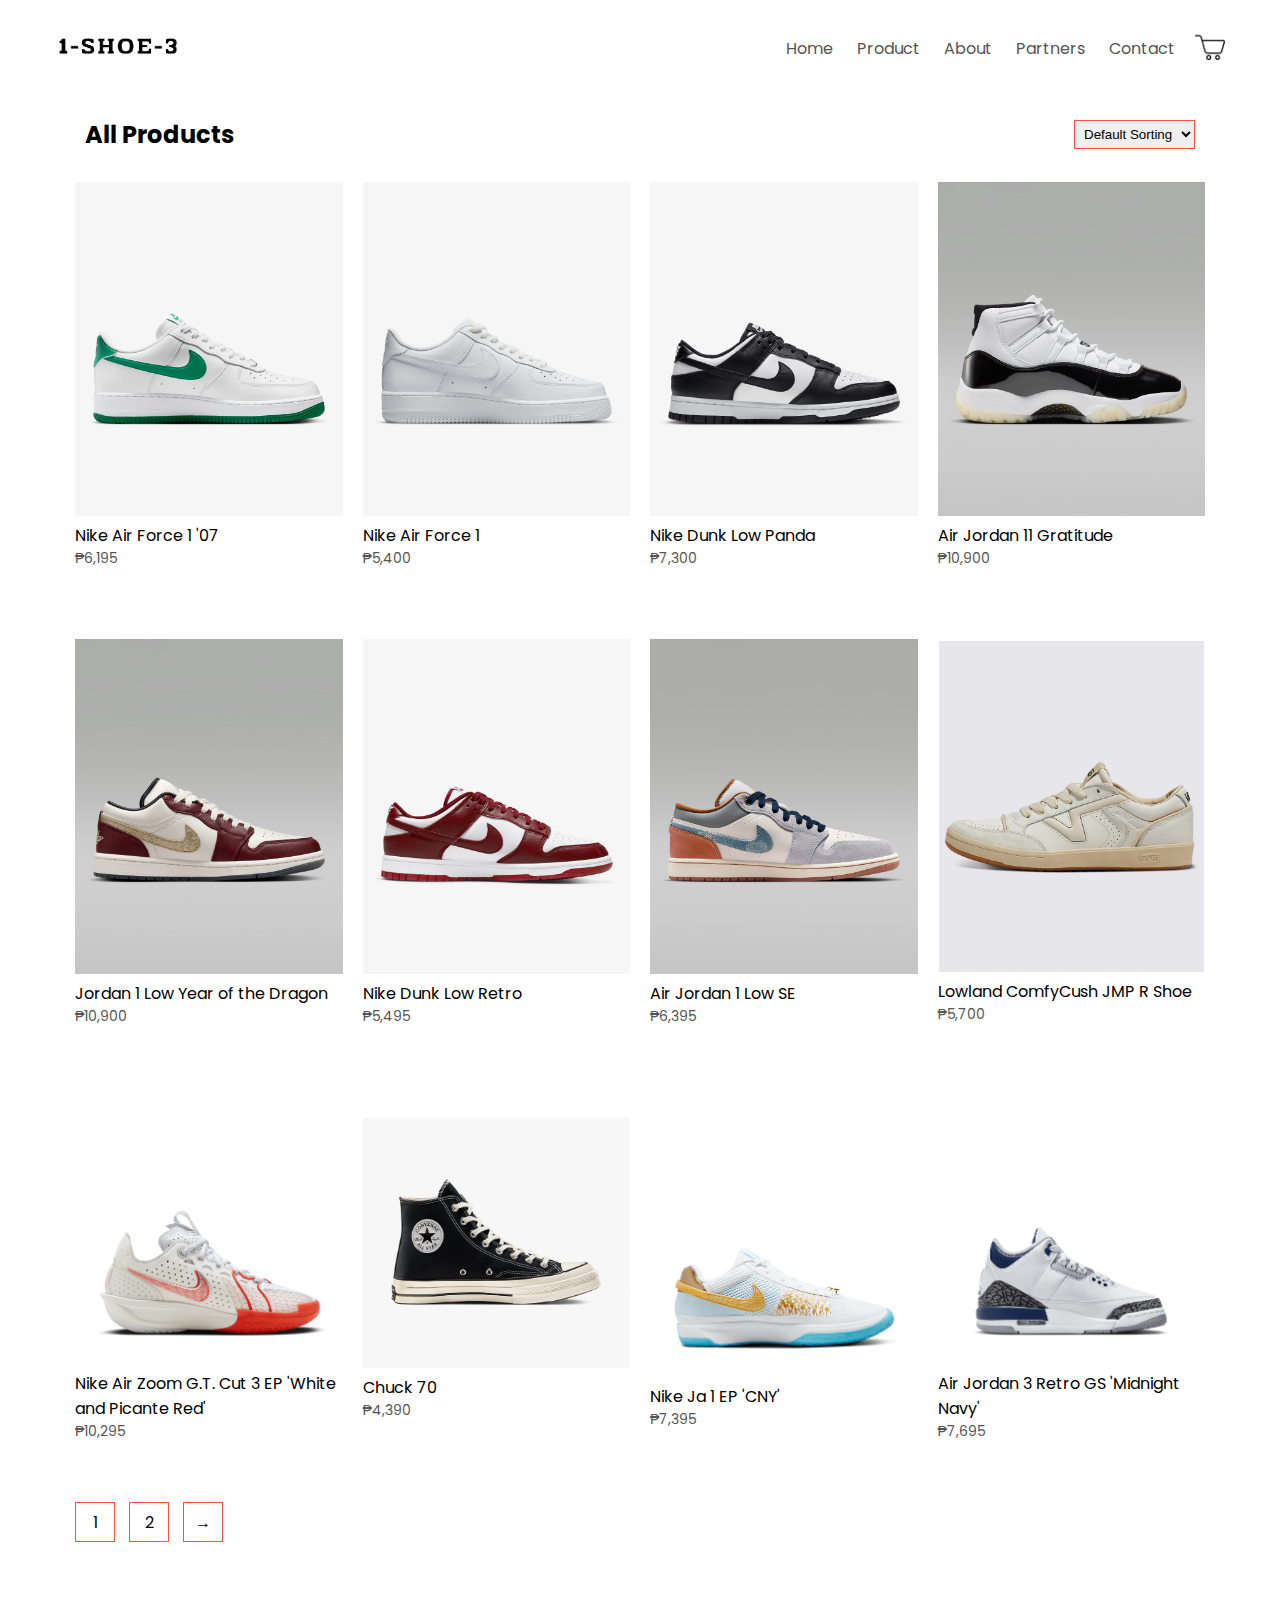
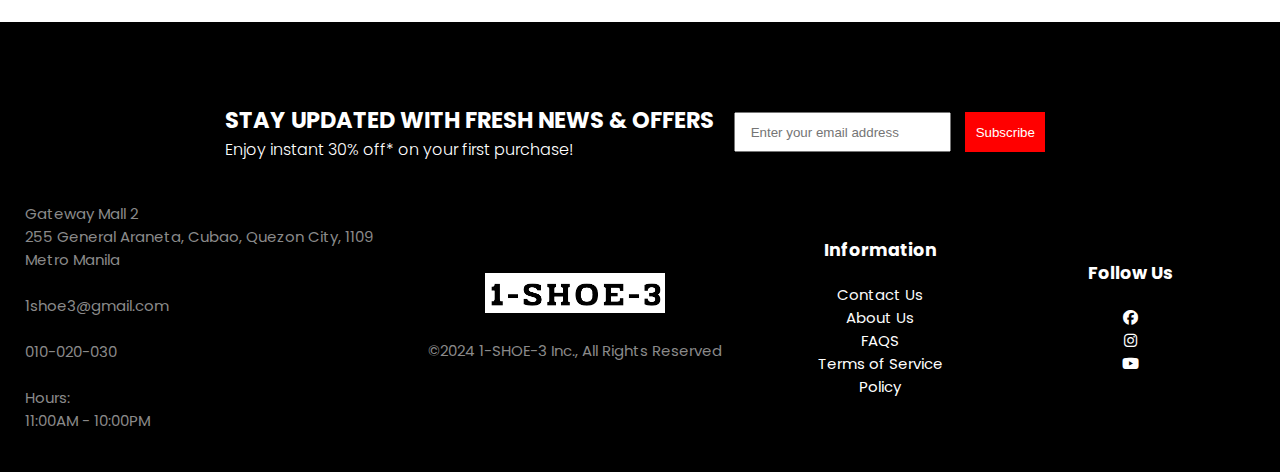
<file: products.html>
<!DOCTYPE html>
<html lang="en">
<head>
    <meta charset="UTF-8">
    <meta name="viewport" content="width=device-width, initial-scale=1.0">
    <title>All Product</title>
    <link rel="stylesheet" href="style.css">
    <link rel="preconnect" href="https://fonts.googleapis.com">
<link rel="preconnect" href="https://fonts.gstatic.com" crossorigin>
<link href="https://fonts.googleapis.com/css2?family=Orbitron&family=Poppins:wght@300;400;500;600;700&display=swap" rel="stylesheet">
<link rel="stylesheet" href="https://cdnjs.cloudflare.com/ajax/libs/font-awesome/6.5.1/css/all.min.css">
</head>
<body>

<div class="container">
    <div class="navbar">
        <div class="logo">
            <a href="index.html"><img src="images/shoelogo-removebg-preview (1).png" width="125px"></a>
        </div>
        <nav>
            <ul id="Menuitems" style="color: black;">
                <li><a href="index.html">Home</a></li>
                <li><a href="products.html">Product</a></li>
                <li><a href="about.html">About</a></li>
                <li><a href="partners.html">Partners</a></li>
                <li><a href="contact.html">Contact</a></li>
            </ul>
        </nav>
        <a href="cart.html"><img src="images/trolley.png" width="30px" height="30px"></a> 
        <img src="images/icons8-menu-50.png" class="menu-icon" onclick="menutoggle()">
    </div> 
 
</div>
</div>


<div class="small-container">
    
    <div class="row row-2">
        <h2>All Products</h2>
        <select id="sortSelect" onchange="sortProducts()">
            <option value="default">Default Sorting</option>
            <option value="price">Sort by Price</option>
            <option value="alphabetical">Sort by A-Z</option>
        </select>
    </div>

    <div class="row" id="product-list">
        <div class="col-4">
            <a href="product_details.html"><img src="images/air-force-1-07-shoes-0XGfD7 (1).png"></a>
            <h4>Nike Air Force 1 '07</h4>
            <div class="rating">
            </div>
            <p>₱6,195</p>
        </div>
        <div class="col-4">
            <a href="product_details.html"><img src="images/air-force-1-07-shoes-WrLlWX (1).png"></a>
            <h4>Nike Air Force 1</h4>
            <div class="rating">
            </div>
            <p>₱5,400</p>
        </div>
        <div class="col-4">
            <a href="product_details.html"><img src="images/dunk-low-shoes-r8QXCd (1).png"></a>
            <h4>Nike Dunk Low Panda</h4>
            <div class="rating">
            </div>
            <p>₱7,300</p>
        </div>
        <div class="col-4">
            <a href="product_details.html"><img src="images/air-jordan-11-gratitude-shoes-gMjfzz (1).png"></a>
            <h4>Air Jordan 11 Gratitude</h4>
            <div class="rating">
            </div>
            <p>₱10,900</p>
        </div>
            <div class="col-4">
                <a href="product_details.html"><img src="images/air-jordan-1-low-se-chinese-new-year-shoes-rrFtkX.png"></a>
                <h4>Jordan 1 Low Year of the Dragon</h4>
                <div class="rating">
                </div>
                <p>₱10,900</p>
            </div>
            <div class="col-4">
                <a href="product_details.html"><img src="images/dunk-low-retro-shoe-66RGqF (1).png"></a>
                <h4>Nike Dunk Low Retro</h4>
                <div class="rating">
                </div>
                <p>₱5,495</p>
            </div>
            <div class="col-4">
                <a href="product_details.html"><img src="images/air-jordan-1-low-se-shoes-ZbxSRp (1).jpg"></a>
                <h4>Air Jordan 1 Low SE</h4>
                <div class="rating">
                </div>
                <p>₱6,395</p>
            </div>
            <div class="col-4">
                <a href="product_details.html"><img src="images/vanss.webp"></a>
                <h4>Lowland ComfyCush JMP R Shoe</h4>
                <div class="rating">
                </div>
                <p>₱5,700</p>
            </div>
            <div class="col-4">
                <a href="product_details.html"><img src="images/gtcut3.webp"></a>
                <h4>Nike Air Zoom G.T. Cut 3 EP 'White and Picante Red'</h4>
                <div class="rating">
                </div>
                <p>₱10,295</p>
            </div>
            <div class="col-4">
                <a href="product_details.html"><img src="images/chuck70.jpg"></a>
                <h4>Chuck 70</h4>
                <div class="rating">
                </div>
                <p>₱4,390</p>
            </div>
            <div class="col-4">
                <a href="product_details.html"><img src="images/FV1291-100-C_1082x.webp"></a>
                <h4>Nike Ja 1 EP 'CNY'</h4>
                <div class="rating">
                </div>
                <p>₱7,395</p>
            </div>
            <div class="col-4">
                <a href="product_details.html"><img src="images/j3.webp"></a>
                <h4>Air Jordan 3 Retro GS 'Midnight Navy'</h4>
                <div class="rating">
                </div>
                <p>₱7,695</p>
        </div>
    </div>

    <div class="page-btn">
        <span>1</span>
        <span>2</span>
        <span>&#8594;</span>
    </div>
</div>



<!------ footer------------->


<div class="footer">
    <div class="container">
        <div class="newsletter">
            <h2>
             <span>STAY UPDATED WITH FRESH NEWS & OFFERS</span>
             <span>Enjoy instant 30% off* on your first purchase!</span>
            </h2>
        <form action="?">
            <input type="email" placeholder="Enter your email address">
            <button type="submit">Subscribe</button>
        </form>    
       </div>

    
        <div class="row">
            <div class="footer-col-1">
                <p>Gateway Mall 2 <br>255 General Araneta, Cubao, Quezon City, 1109 Metro Manila</p><br>
                <p>1shoe3@gmail.com</p><br>
                <p>010-020-030</p><br>
                <p>Hours: <br> 11:00AM - 10:00PM</p>
            </div>
            <div class="footer-col-2">
                <img src="images/shoelogo.png">
                <p>©2024 1-SHOE-3 Inc., All Rights Reserved</p>
            </div>
            <div class="footer-col-3">
                <h3>Information</h3>
                <ul>
                    <a href="contact.html"><li>Contact Us</li></a>
                    <a href="about.html"><li>About Us </li></a>
                    <li>FAQS</li>
                    <li>Terms of Service</li>
                    <li>Policy</li>
                </ul>
            </div>
            <div class="footer-col-4">
                <h3>Follow Us</h3>
                <ul>
                    <li><i class="fa-brands fa-facebook"></i></li>
                    <li><i class="fa-brands fa-instagram"></i></li>
                    <li><i class="fa-brands fa-youtube"></i></li>
                </ul>
        </div>
    </div>
</div>



<!------ js toggle------------->
<script>
    // Initialize an array to store the original order
var originalOrder = Array.from(document.getElementById("product-list").getElementsByClassName("col-4"));

function sortProducts() {
    var select = document.getElementById("sortSelect");
    var selectedValue = select.value;

    var productList = document.getElementById("product-list");
    var products = Array.from(productList.getElementsByClassName("col-4"));

    if (selectedValue === "default") {
        // Restore the default order
        for (var i = 0; i < originalOrder.length; i++) {
            productList.appendChild(originalOrder[i]);
        }
    } else {
        // Sort products by either price or alphabetically
        var sortedProducts = products.slice().sort((a, b) => {
            if (selectedValue === "price") {
                var valueA = parseFloat(a.querySelector("p").innerText.replace("₱", "").replace(",", ""));
                var valueB = parseFloat(b.querySelector("p").innerText.replace("₱", "").replace(",", ""));
                return valueA - valueB;
            } else if (selectedValue === "alphabetical") {
                var valueA = a.querySelector("h4").innerText.toLowerCase();
                var valueB = b.querySelector("h4").innerText.toLowerCase();
                return valueA.localeCompare(valueB);
            }
        });

        // Update the product list with sorted products
        for (var i = 0; i < sortedProducts.length; i++) {
            productList.appendChild(sortedProducts[i]);
        }
    }
}



    
    
    
    
    
    
    
    
    
    
    
    
    
    var Menuitems = document.getElementById("Menuitems");

    Menuitems.style.maxHeight = "0px";

    function menutoggle(){
        if(Menuitems.style.maxHeight == "0px")
        {
            Menuitems.style.maxHeight = "200px";
        }
        else
        {
            Menuitems.style.maxHeight = "0px";
        }
    }



    
  </script>
    

</body>
</html>
<script src="script.js"></script>
</file>
<file: style.css>
*{
    margin: 0;
    padding: 0;
    box-sizing: border-box;
}

body{
    font-family: 'Orbitron', sans-serif;
    font-family: 'Poppins', sans-serif;
}

.navbar{
    display: flex;
    align-items: center;
    padding: 30px;
}

nav{
    flex: 1;
    text-align: right; 
}

nav ul{
    display: inline-block;
    list-style-type: none;
}

nav ul li{
    display: inline-block;
    margin-right: 20px;
}

a{
    text-decoration: none;
    color: #555;  
}

p{
    color: #555;
}

.container{
    max-width: 1400px;
    margin: auto;
    padding-left: 25px;
    padding-right: 25px;
}

.row{
    display: flex;
    align-items: center;
    flex-wrap: wrap;
    justify-content: space-around;
}

.col-2{
    flex-basis: 50%;
    min-width: 300px;
}

.col-2 img{
    max-width: 100%;
    padding: 100px 0;
}

.col-2 h1{
    font-size: 50px;
    line-height: 60px;
    margin: 18px 0 ;
}

.btn{
    display: inline-block;
    background: #ff523b;
    color: #fff;
    padding: 8px 30px;
    margin: 30px 0;
    border-radius: 30px;
    transition: background 0.5s;
}

.btn:hover{
    background: #563434;
}


.header{
    background: radial-gradient(#fff, rgb(200, 200, 200));
}

.header .row{
    margin-top: 100px;
}

.categories{
    max-width: 100%;
    margin: 70px 0;
}

.col-3{
    flex-basis: 30%;
    min-width: 250px;
    margin-bottom: 30px;
    padding: 10px;
}

.col-3 img{
    width: 100%;
}

.small-container{
    max-width: 1200px;
    margin: auto;
    padding-left: 25px;
    padding-right: 25px;
}

.col-4{
    flex-basis: 25%;
    padding: 10px;
    min-width: 200px;
    margin-bottom: 50px;
    transition: transform 0.5s; 
}

.col-4 img{
    width: 100%;
}

.title{
    text-align: center;
    margin: 0 auto 80px;
    position: relative;
    line-height: 50px;
    color: #555;
}

.title::after{
    content: "";
    background: #ff523b;
    width: 80px;
    height: 5px;
    border-radius: 5px;
    position: absolute;
    bottom: 0;
    left: 50%;
    transform: translateX(-50%);
}

h4{
    color: #000000;
    font-weight: normal;
}

.col-4 p{
    font-size: 14px;
}

.rating .fa{
    color: black;
}

.col-4:hover{
    transform: translateY(-5px);
}


/*---------- footer -------*/

.footer{
  background: #000;
  color: #ffffff;
  font-size: 15px;
  padding: 60px 0 20px;
}

.footer-col-3 a{
    color: #fafafa;
}

.footer-col-3 a:hover{
    color: #918a8a;
}

.footer p{
    color: #8a8a8a;;
}

.footer h3{
    color: #fff;
    margin-bottom: 20px;
}

.footer-col-1, .footer-col-2, .footer-col-3, .footer-col-4{
    min-width: 250px;
    margin-bottom: 20px;   
}

.footer-col-1{
    flex-basis: 30%;
}

.footer-col-2{
    flex: 1;
    text-align: center;
}

.footer-col-2 img{
    width: 180px;
    margin-bottom: 20px;
}

.footer-col-3, .footer-col-4{
    flex-basis: 15%;
    text-align: center;
}

ul{
    list-style-type: none;
}


.newsletter{
    display: flex;
    align-items: center;
    justify-content: center;
    flex-wrap: wrap;
    margin-bottom: 20px;
}

.newsletter h2{
    display: flex;
    flex-direction: column;
}

.newsletter span:nth-child(2){
    font-size: 16px;
    font-weight: 300;
}

.newsletter form{
    margin: 20px 10px;
}

.newsletter form input{
    height: 40px;
    width: 17vw;
    padding: 0 15px;
    outline: none;
    margin: 10px;
}

.newsletter form button{
    height: 40px;
    width: 5rem;
    color: white;
    background-color: red;
    border: none;
    cursor: pointer;
}

.newsletter form button:hover{
    background: #563434;
}



/*---------- burger -------*/

.menu-icon{
    width: 28px;
    margin-left: 20px;
    display: none;
}


/*---------- media query for menu -------*/

@media only screen and (max-width: 800px){
    nav ul{
        position: absolute;
        top: 70px;
        left: 0;
        background: #333;
        width: 100%;
        overflow: hidden;
        transition: max-height 0.5s;
    }
     nav ul li{
        display: block;
        margin-right: 50px;
        margin-top: 10px;
        margin-bottom: 10px;
    }
    nav ul li a{
        color: #fff;
    }
    .menu-icon{
        display: block;
        cursor: pointer;
    }
}


/*---------- all products-------*/

.row-2{
    justify-content: space-between;
    margin: 100px auto 50px;
    margin: 20px;
}

#product-list .col-4{
    animation: fadeIn 1s;
}
@keyframes fadeIn{
    from{
        opacity: 0;
    }
    to{
       opacity: 1;  
    }
}


#product-list {
    display: flex;
    flex-wrap: wrap;
}

select{
    border: 1px solid #ff523b;
    padding: 5px;
}
select:focus{
    outline: none;
}


.page-btn{
    margin: 0 auto 80px;  
}

.page-btn span{
    display: inline-block;
    border: 1px solid #ff523b;
    margin-left: 10px;
    width: 40px;
    height: 40px;
    text-align: center;
    line-height: 40px;
    cursor: pointer;
}
.page-btn span:hover{
    background: #ff523b;
    color: #fff;
}


/*---------- single product -------*/


.single-product{
    margin-top: 80px;
}

.single-product .col-2 img{
    padding: 0;
}
.single-product .col-2{
    padding: 20px;
}
.single-product h4{
    margin: 20px 0;
    font-size: 22px;
    font-weight: bold;
}
.single-product select{
    display: block;
    padding: 10px;
    margin-top: 20px;  
}



.small-img-row{
    display: flex;
    justify-content: space-between;
}

.small-img-col{
    flex-basis: 24%;
    cursor: pointer;
}


/*---------- Contact -------*/


.contact-in{
    width: 100%;
    height: auto;
    margin: auto;
    display: flex;
    flex-wrap: wrap;
    padding: 10px;
    border-radius: 10px;
    background: #fff;
    box-shadow: 0px 0px 10px 0px #666;
    margin-bottom: 100px;
    margin-top: 50px;
}

.contact-map{
    width: 100%;
    height: auto;
    flex: 50%;
}

.contact-map iframe{
    width: 100%;
    height: 100%;
}

.contact-form{
    width: 100%;
    height: auto;
    flex: 50%;
    padding: 30px;
    text-align: center;
}
.contact-form h2{
    margin-bottom: 20px;
}

.contact-form-txt{
    width: 100%;
    height: 40px;
    color: #000;
    border: 1px solid #bcbcbc;
    border-radius: 50px;
    outline: none;
    margin-bottom: 20px;
    padding: 15px;
}
.contact-form-txt::placeholder{
    color: #aaa;
}

.contact-form-textarea{
    width: 100%;
    height: 130px;
    color: #000;
    border: 1px solid #bcbcbc;
    border-radius: 10px;
    outline: none;
    margin-bottom: 20px;
    padding: 15px;
}
.contact-form-textarea::placeholder{
    color: #aaa;
}

.contact-form-btn{
    width: 100%;
    border: none;
    outline: none;
    border-radius: 50px;
    background: #ff523b;
    color: #fff;
    text-transform: uppercase;
    padding: 10px 0;
    cursor: pointer;
    font-size: 18px;
}

.contact-form-btn:hover{
    background: #563434;
}


.contact-form-txt::placeholder{
    color: #aaa;
}

.contact-heading h1{
    position: relative;
    font-size: 30px;
}

.contact-heading{
    margin-bottom: 20px;
    width: 90%;
    display: flex;
    justify-content: center;
    align-items: center;
    flex-direction: column;
    text-align: center;
    margin: 20px auto;
}

.contact-heading h1::after{
    content: "";
    position: absolute;
    width: 100%;
    height: 4px;
    display: block;
    margin: 0 auto;
    background-color: #ff523b;
}



@media (max-width: 600px){
    .contact-in{
        padding: 50px;
    }

    .container-contact{
        flex-direction: column;
    }

    .container-contact .contactInfo{
        margin-bottom: 40px;
    }

    .contact-in .container-contact,
    .contact-in .contactInfo{
        width: 100%;
    }
}





/*---------- about -------*/
.heading{
    margin-bottom: 20px;
    width: 90%;
    display: flex;
    justify-content: center;
    align-items: center;
    flex-direction: column;
    text-align: center;
    margin: 20px auto;
}

.heading h1{
    position: relative;
    font-size: 30px;
}

.heading h1::after{
    content: "";
    position: absolute;
    width: 100%;
    height: 4px;
    display: block;
    margin: 0 auto;
    background-color: #ff523b;
}

.heading img{
    display: block;
    margin-left: auto;
    margin-right: auto;
    margin-top: 25px;
    margin-bottom: 20px;
 }

.about{
    display: flex;
    justify-content: space-between;
    align-items: center;
    flex-wrap: wrap;
} 

.about-image{
    flex: 1;
    overflow: hidden;
    margin-bottom: 40px;
}

.about-image img{
    max-width: 90%;
    height: auto;
    display: block;
    margin-bottom: 40px;
}

.about-content{
    flex: 1;
}

.about-content p{
    font-size: 20px;
    line-height: 1.5;
    color: #222121;
}


/*---------- about team -------*/

.team-section{
    width: 100%;
    font-family: 'Orbitron', sans-serif;
    font-family: 'Poppins', sans-serif;
}

.team-section .team-container{
    width: 90%;
    margin: auto;
   font-family: 'Orbitron', sans-serif;
    font-family: 'Poppins', sans-serif;
    padding-bottom: 50px;
}

.team-section .team-container .team-row{
    width: 60%;
    margin: auto;
}

.team-section .team-container .team-row .team-title{
    text-align: center;
    margin-top: 50px;
}

.team-section .team-container .team-row .team-title h1{
    font-size: 30px;
    text-transform: uppercase;
    letter-spacing: 1.5px;
}

.team-section .team-container .team-row .team-title p{
    font-size: 18px;
    margin: 30px 0px;
    letter-spacing: 1.5px;
}


.team-section .team-container .team-card{
    width: 100%;
    display: grid;
    grid-template-columns: repeat(3, 1fr);
    grid-gap: 40px;
    margin-top: 50px;
}

.team-section .team-container .team-card .card{
    width: 100%;
    background-color: #fafafa;
    display: flex;
    justify-content: center;
    align-items: center;
    flex-direction: column;
    padding: 20px;
    cursor: pointer;
}

.team-section .team-container .team-card .card .image-section img{
    height: 250px;
    width: 250px;
    border-radius: 50%;
    border: 6px solid #fff;
}

.team-section .team-container .team-card .card .content{
    width: 100%;
    text-align: center;
}

.team-section .team-container .team-card .card .content h3{
    font-size: 27px;
    margin-top: 10px;
    letter-spacing: 1.5px;
}

.team-section .team-container .team-card .card .content h4{
    font-size: 25px;
    margin-top: 10px;
    letter-spacing: 1.5px;
}

.team-section .team-container .team-card .card .content p{
    font-size: 15px;
    margin: 16px 0px;
    line-height: 1.5;
}

h3{
    font-family: 'Orbitron', sans-serif;
    font-family: 'Poppins', sans-serif;
}




@media only screen and (max-width: 600px){
    .heading{
     padding: 0px 20px;
    }
    .heading h1{
     font-size: 36px;
    }
    .heading img{
      width: 100%;
    }
    .about-container{
      padding: 0px;
    }
    .about{
     padding: 20px;
     flex-direction: column;
    }
    .about-image{
      margin-right: 0px;
      margin-bottom: 25px;
    }
    .about-content p{
     padding: 0px;
     font-size: 16px;
     margin-bottom: 25px;
    }
 }
 @media only screen and (max-width: 900px){
    .team-section .team-container .team-card{
        grid-template-columns: repeat(2, 1fr);
    }
 }
 @media only screen and (max-width: 768px){
    .team-section .team-container .team-card{
        grid-template-columns: 1fr;
    }
 }
 

/*---------- partners -------*/

.partners-heading{
    width: 100%;
    display: flex;
    justify-content: center;
    align-items: center;
    flex-direction: column;
    text-align: center;
    margin: 30px auto;
}

.partners-heading h1{
    position: relative;
    font-size: 30px;
}

.partners-heading h1::after{
    content: "";
    position: absolute;
    width: 100%;
    height: 4px;
    display: block;
    margin: 0 auto;
    background-color: #ff523b;
}

.partners-heading p{
    margin: 50px 0;
    font-size: 23px;
}

.client-in {
    display: flex;
    align-items: center;
    justify-content: space-between;
    overflow-x: auto;
    padding: 80px 0px; 
}

.slide {
    margin-right: 10px; 
    margin-bottom: 20px;
}

.slide img {
    max-width: 100%; 
    height: auto; 
}

.client-in::-webkit-scrollbar {
    display: none;
}

/* Responsive Styles */
@media screen and (max-width: 768px) {
    .client-in {
        flex-direction: column; 
        align-items: center;
    }
    .slide img{
        max-width: 90%;
    }
    .slide {
        margin-bottom: 10px;
    }
}

@media screen and (max-width: 480px) {
    .slide img {
        max-width: 90%; 
    }
}




/* CART ITEM */

.cart-page{
    margin: 80px auto;
}

table{
    width: 100%;
    border-collapse: collapse;
}

.cart-info{
    display: flex;
    flex-wrap: wrap;
}

th{
    text-align: left;
    padding: 5px;
    color: white;
    background-color: #666;
    font-weight: normal;
}

td{
    padding: 10px 5px;
}

td input{
    width: 40px;
    height: 30px;
    padding: 5px;
}

td a{
    color: #ff523b;
    font-size: 12px;
}

td img{
  width: 90px;
  height: 90px;
  margin-right: 10px;
}
    
.total-price{
    display: flex;
    justify-content: flex-end;
    margin-bottom: 165px;
}

.total-price table{
    border-top: 3px solid #ff523b;
    width: 100%;
    max-width: 350px;
}

td:last-child{
    text-align: right; 
}

th:last-child{
    text-align: right;
}

.co-btn{
    width: 100%;
    border: none;
    outline: none;
    border-radius: 50px;
    background: #ff523b;
    color: #fff;
    text-transform: uppercase;
    padding: 10px 0;
    cursor: pointer;
    font-size: 18px;
}

.co-btn:hover{
    background: #563434;
}



























/*---------- media query for less than 600 screen  size-------*/

@media only screen and (max-width: 600px){
    .row{
        text-align: center;
    }
    .col-2, .col-3, .col-4{
        flex-basis: 100%;
    }
    .single-product .row{
        text-align: left;
        padding: 20px;
    }
    .single-product .col-2{
        padding: 20px 0;
    }
    .single-product h1{
        font-size: 26px;
        line-height: 32px;
    }
    .cart-info p{
        display: none;
    }
}
</file>
